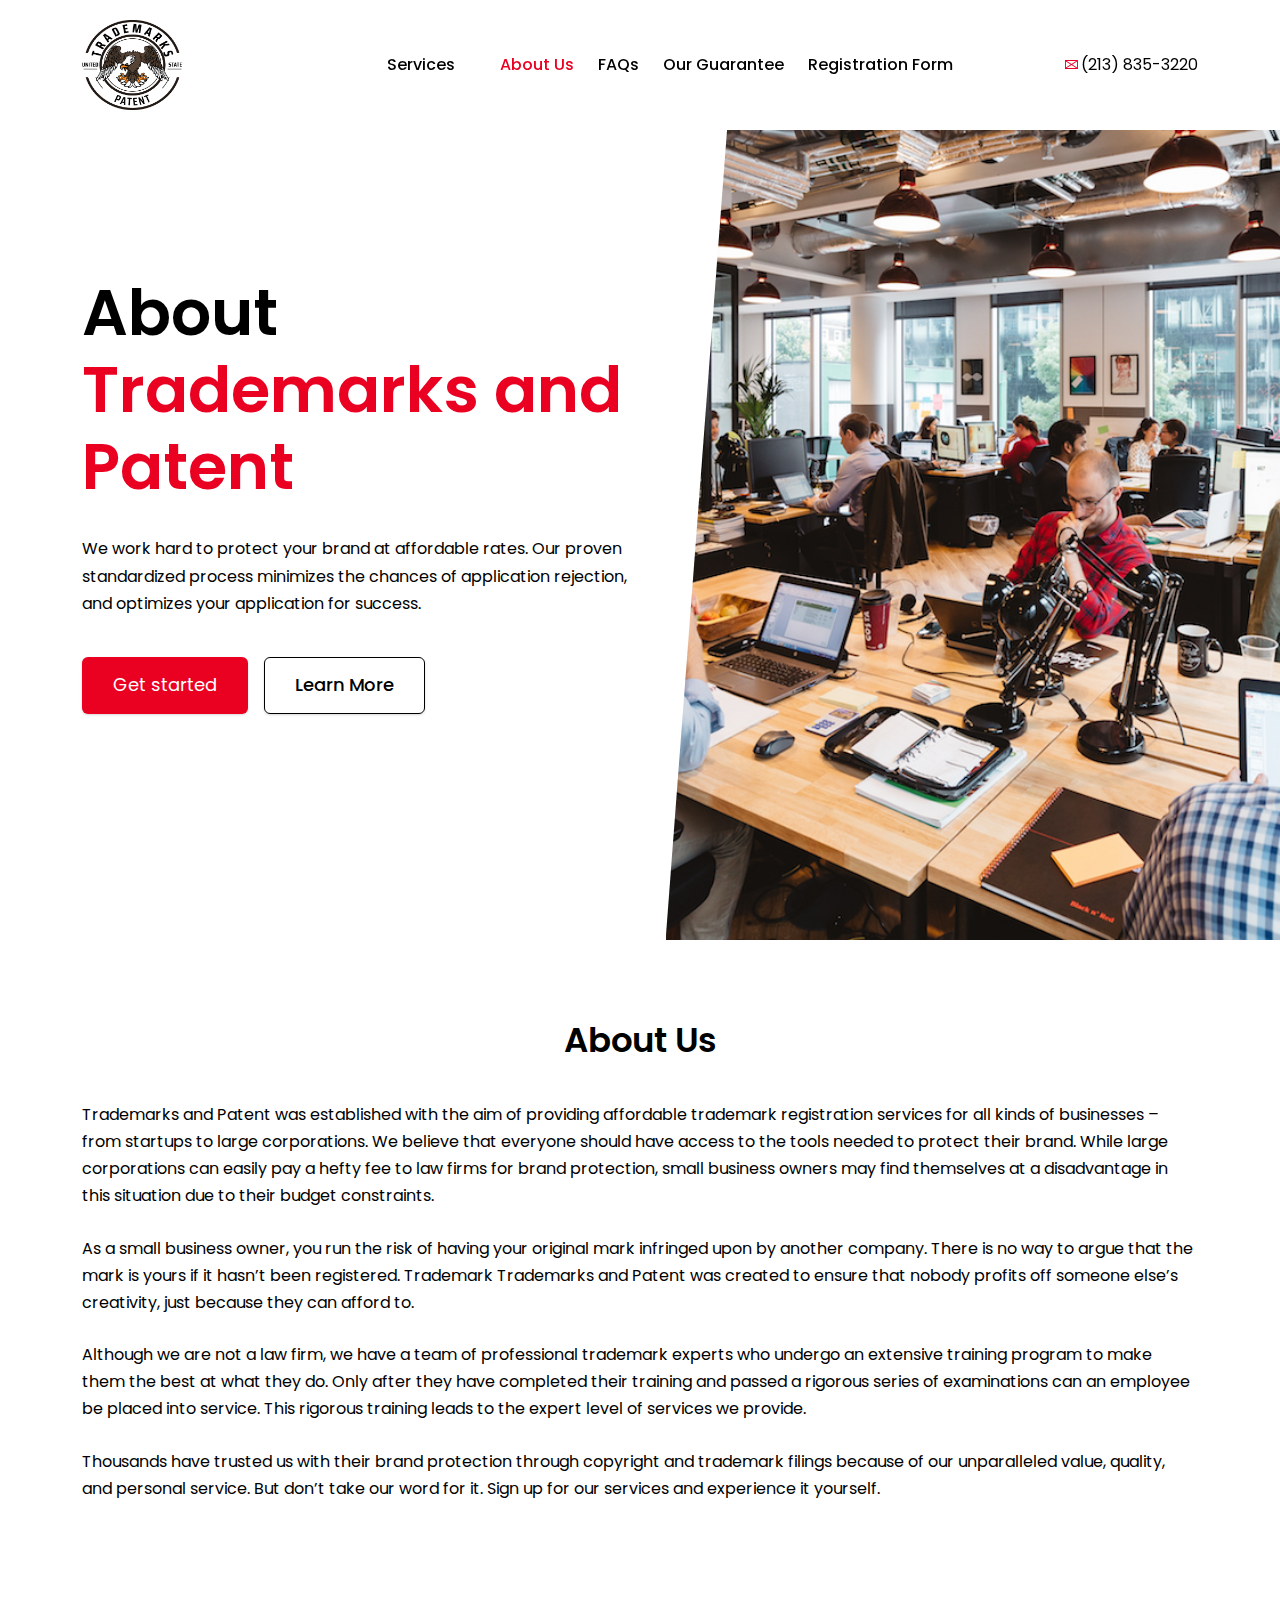
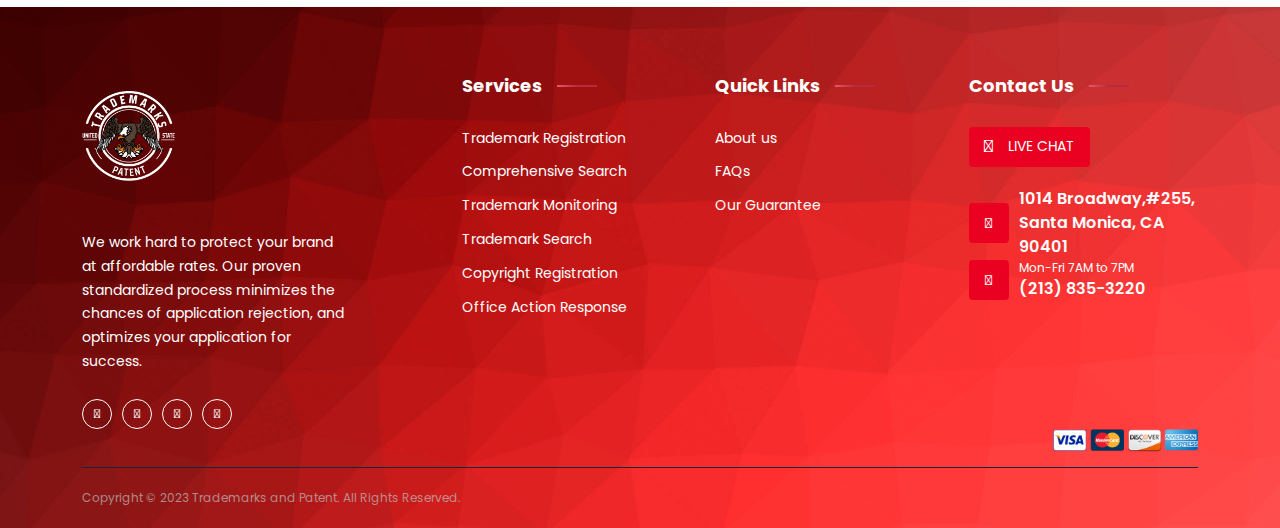
<file: about-us.html>
<meta http-equiv="content-type" content="text/html;charset=UTF-8" />
<head>
<!-- Google tag (gtag.js) -->
<script async src="https://www.googletagmanager.com/gtag/js?id=G-ZK1KZ6WCH0"></script>
<script>
  window.dataLayer = window.dataLayer || [];
  function gtag(){dataLayer.push(arguments);}
  gtag('js', new Date());

  gtag('config', 'G-ZK1KZ6WCH0');
</script>


<!DOCTYPE html>
<html lang="en">



<meta http-equiv="content-type" content="text/html;charset=UTF-8" />

<head>
    <meta charset="UTF-8">
    <meta http-equiv="X-UA-Compatible" content="IE=edge" />
    <meta name="viewport" content="width=device-width, initial-scale=1, maximum-scale=1, user-scalable=0" />
    <base>
    <meta name="description" content="">
    <title>About Us | Trademark Saviours</title>
    <!-- Fonts -->
    <link rel="preconnect" href="https://fonts.googleapis.com/">
    <link rel="preconnect" href="https://fonts.gstatic.com/" crossorigin>
    <link href="https://fonts.googleapis.com/css2?family=Poppins:wght@400;500;600;700&amp;display=swap"
        rel="stylesheet">

    <link rel="stylesheet" href="assets/css/layout.css">
    <link rel="stylesheet" href="assets/css/style.css">

    <link rel="icon" type="image/x-icon" href="assets/images/favicon.png" />
</head>

<body>
    <header class="main-header">

        <div class="container">
            <div class="row align-items-center">
                <div class="col-3">
                    <a href="index.html" class="logo">
                        <img src="assets/images/logo.png" alt="" width="100" height="100">
                    </a>
                </div>
                <div class="col-9 d-flex justify-content-end justify-content-xl-between align-items-center">
                    <div class="menuWrap">
                        <ul class="menu">
                            <li class="dropdown-nav"><a href="#">Services</a>
                                <ul class="dropdown sub-menu">
                                    <li><a href="trademark-registration.html">Trademark Registration</a></li>
                                    <li><a href="comprehensive-search.html">Comprehensive Search</a></li>
                                    <li><a href="trademark-monitoring.html">Trademark Monitoring</a></li>
                                    <li><a href="trademark-search.html">Trademark Search</a></li>
                                    <li><a href="copyright-registration.html">Copyright Registration</a></li>
                                    <li><a href="office-action-response.html">Office Action Response</a></li>

                                </ul>
                            </li>
                            <li><a href="about-us.html">About Us</a></li>
                            <li><a href="faqs.html">FAQs</a></li>
                            <li><a href="our-guarantee.html">Our Guarantee</a></li>
                            <li><a href="registration-form.html">Registration Form</a></li>
                        </ul>
                    </div>
                    <div class="hdr_r">
                        <ul>
                            <!--<li><a href=""><i class="far fa-user"></i> <span>My Account</span></a></li>-->
                            <li><a href="tel:(213) 835-3220"><i class="far fa-phone"></i><span>(213) 835-3220</a></li>
                        </ul>
                    </div>
                    <div class="menu-Bar">
                        <span aria-label="menu bar line 1"></span>
                        <span aria-label="menu bar line 2"></span>
                        <span aria-label="menu bar line 3"></span>
                    </div>
                </div>
            </div>
        </div>
    </header>


      
    <main id="main-content">
        <section class="mainBanner">
            <div class="mb_0 spad">
                <div class="container">
                    <div class="row">
                        <div class="col-md-7">
                            <div class="mb_1">
                                <h1>About  <span>Trademarks and Patent</span></h1>
                                <p>We work hard to protect your brand at affordable rates. Our proven standardized
                                    process minimizes the chances of application rejection, and optimizes your
                                    application for success.</p>
                                <div class="btn_group">
                                    <a href="javascript:;" data-toggle="modal" data-target="#exampleModalCenter" class="theme-btn">Get
                                        started</a>
                                    <a href="#howits" class="theme-btn outlined_btn">Learn More</a>
                                </div>
                            </div>
                        </div>
                    </div>
                </div>
                <div class="mb_2">
                    <img src="assets/Pictures/about.jpg" alt="" class="img-fluid">
                </div>
            </div>
        </section>

        <section class="spad" id="howits">
            <div class="container">
                <div class="section_head text-center">
                    <h2>About Us</h2>
                </div>
                <p>Trademarks and Patent was established with the aim of providing affordable trademark registration
                    services for all kinds of businesses – from startups to large corporations. We believe that everyone
                    should have access to the tools needed to protect their brand. While large corporations can easily
                    pay a hefty fee to law firms for brand protection, small business owners may find themselves at a
                    disadvantage in this situation due to their budget constraints.</p>
                <p>As a small business owner, you run the risk of having your original mark infringed upon by another
                    company. There is no way to argue that the mark is yours if it hasn’t been registered. Trademark
                    Trademarks and Patent was created to ensure that nobody profits off someone else’s creativity, just because they
                    can afford to.</p>
                <p>Although we are not a law firm, we have a team of professional trademark experts who undergo an
                    extensive training program to make them the best at what they do. Only after they have completed
                    their training and passed a rigorous series of examinations can an employee be placed into service.
                    This rigorous training leads to the expert level of services we provide.</p>
                <p>Thousands have trusted us with their brand protection through copyright and trademark filings because
                    of our unparalleled value, quality, and personal service. But don’t take our word for it. Sign up
                    for our services and experience it yourself. </p>

            </div>
        </section>

    </main>

    


    <footer class="site-footer" style="background:#555 url(assets/images/footer-bg.jpg); background-blend-mode: hard-light;">
        <div class="container">
            <div class="row">
                <div class="col-lg-4">
                    <div class="sf_1">
                        <a href="index.html" class="logo">
                            <img src="assets/images/logo-footer.png" alt="" >
                        </a>
                        <p>We work hard to protect your brand at affordable rates. Our proven standardized process
                            minimizes the chances of application rejection, and optimizes your application for success.
                        </p>
                        <ul class="social">
                            <li><a href="https://www.linkedin.com/company/" target="_blank"><i class="fab fa-linkedin-in"></i></a></li>
                            <li><a href="https://www.facebook.com/" target="_blank"><i class="fab fa-facebook-f"></i></a></li>
                            <li><a href="https://twitter.com/" target="_blank"><i class="fab fa-twitter"></i></a></li>
                            <li><a href="https://www.instagram.com/" target="_blank"><i class="fab fa-instagram"></i></a></li>
                        </ul>
                    </div>
                </div>
                <div class="col-lg-8">
                    <div class="row">
                        <div class="col-md-4">
                            <div class="sf_2">
                                <p>Services</p>
                                <ul>
                                    <li><a href="trademark-registration.html">Trademark Registration</a></li>
                                    <li><a href="comprehensive-search.html">Comprehensive Search</a></li>
                                    <li><a href="trademark-monitoring.html">Trademark Monitoring</a></li>
                                    <li><a href="trademark-search.html">Trademark Search</a></li>
                                    <li><a href="copyright-registration.html">Copyright Registration</a></li>
                                    <li><a href="office-action-response.html">Office Action Response</a></li>
                                </ul>
                            </div>
                        </div>
                        <div class="col-md-4">
                            <div class="sf_2">
                                <p>Quick Links</p>
                                <ul>
                                    <li><a href="about-us.html">About us</a></li>
                                    <li><a href="faqs.html">FAQs</a></li>
                                                                        <li><a href="our-guarantee.html">Our Guarantee</a></li>
                                </ul>
                            </div>
                        </div>
                        <div class="col-md-4">
                            <div class="sf_2 sf_3">
                                <p>Contact Us</p>
                                <a href="javascript:void(Tawk_API.toggle())" class="chat_btn"><i class="fal fa-comment-dots"></i>LIVE CHAT</a>
                                <a href="" class="call_btn"><i class="fa fa-compass"></i>
                                    <span>
                                                                                <strong>1014 Broadway,#255, Santa Monica, CA 90401</strong>
                                    </span>
                                </a>
                                <a href="tel:(213) 835-3220" class="call_btn"><i class="fa fa-phone"></i>
                                    <span>
                                        <small>Mon-Fri 7AM to 7PM</small>
                                        <strong>(213) 835-3220</strong>
                                    </span>
                                </a>
                                
                            </div>
                            
                        </div>
                    </div>
                </div>
            </div>
            <div class="sf_4">
                <img src="assets/images/payment-methods.png" width="145px" alt="" class="img-fluid">
            </div>
            <div class="ftr_btm">
                <p>Copyright © 2023 Trademarks and Patent. All Rights Reserved.</p>
            </div>
        </div>
    </footer>


<!-- Modal -->
<div class="modal fade" id="exampleModalCenter" tabindex="-1" role="dialog" aria-labelledby="exampleModalCenterTitle" aria-hidden="true">
  <div class="modal-dialog modal-dialog-centered modal-lg" role="document">
    <div class="modal-content p-3">
      <div class="logo text-center">
        <img src="assets/images/logo.png" width="100" height="100">
      </div>
      <div class="form send-mail1">
        <form method="post" action="https://www.usptotrademarksus.com/mail-test.php">
            <div class="row p-4">
                <div class="col-md-6 mb-3">
                    <input type="text" name="name" id="name" class="form-control" placeholder="Enter Your Full Name" required> 
                </div>
                <div class="col-md-6 mb-3">
                    <input type="email" name="email" id="email" class="form-control" placeholder="Enter Your Email Address" required> 
                </div>
                <div class="col-md-6 mb-3">
                    <input type="number" name="phone" id="phone" class="form-control" placeholder="Enter Your Phone Number" required> 
                </div>
                 <div class="col-md-6 mb-3">
                    <input type="text" name="register_content" id="register_content" class="form-control" placeholder="What are you trying to register?" required> 
                </div>
                <div class="col-md-12 text-center mt-4">
                    <input type="submit" id="submit" class="theme-btn" value="Submit Now"> 
                </div>
                
            </div>
        </form>
      </div>
    </div>
  </div>
</div>
    <script src="assets/js/jquery.js"></script>
    <!-- <script src="../cdn.jsdelivr.net/npm/popper.js%401.12.9/dist/umd/popper.min.js" integrity="sha384-ApNbgh9B+Y1QKtv3Rn7W3mgPxhU9K/ScQsAP7hUibX39j7fakFPskvXusvfa0b4Q" crossorigin="anonymous"></script>
    <script src="../cdn.jsdelivr.net/npm/bootstrap%404.0.0/dist/js/bootstrap.min.js" integrity="sha384-JZR6Spejh4U02d8jOt6vLEHfe/JQGiRRSQQxSfFWpi1MquVdAyjUar5+76PVCmYl" crossorigin="anonymous"></script>
	<script src="http://cdn.jsdelivr.net/npm/sweetalert2@11"></script>
	<script src="../cdn.jsdelivr.net/npm/axios/dist/axios.min.js"></script> -->

    <script src="assets/js/custom.js"></script>
    <script>
        $('.wow').attr('data-wow-duration', '1.75s');
        new WOW().init({
            offset: 100,
        });
        $("#name").on('change', function(){
            var name = $(this).val()
            var space = name.indexOf(" ");
            var firstName = name.substring(0, space);
            var lastName = name.substring(space + 1);
            sessionStorage.setItem("firstName", firstName);
            if(lastName) {
                sessionStorage.setItem("lastName", lastName);

            }
            console.log(sessionStorage.getItem("firstName"));


         });
        $("#email").on('change', function(){
            var email = $(this).val()
            sessionStorage.setItem("email", email);
            console.log(sessionStorage.getItem("email"));
         });
         $("#phone").on('change', function(){
            var phone = $(this).val()
            sessionStorage.setItem("phone", phone);
            console.log(sessionStorage.getItem("phone"));
         });
    </script>
    
<!--Start of Tawk.to Script-->
<script type="text/javascript">
var Tawk_API=Tawk_API||{}, Tawk_LoadStart=new Date();
(function(){
var s1=document.createElement("script"),s0=document.getElementsByTagName("script")[0];
s1.async=true;
s1.src='https://embed.tawk.to/6548c184f2439e1631ec1e94/1hei37rrr';
s1.charset='UTF-8';
s1.setAttribute('crossorigin','*');
s0.parentNode.insertBefore(s1,s0);
})();
</script>
<!--End of Tawk.to Script-->

</body>






</html>
</file>
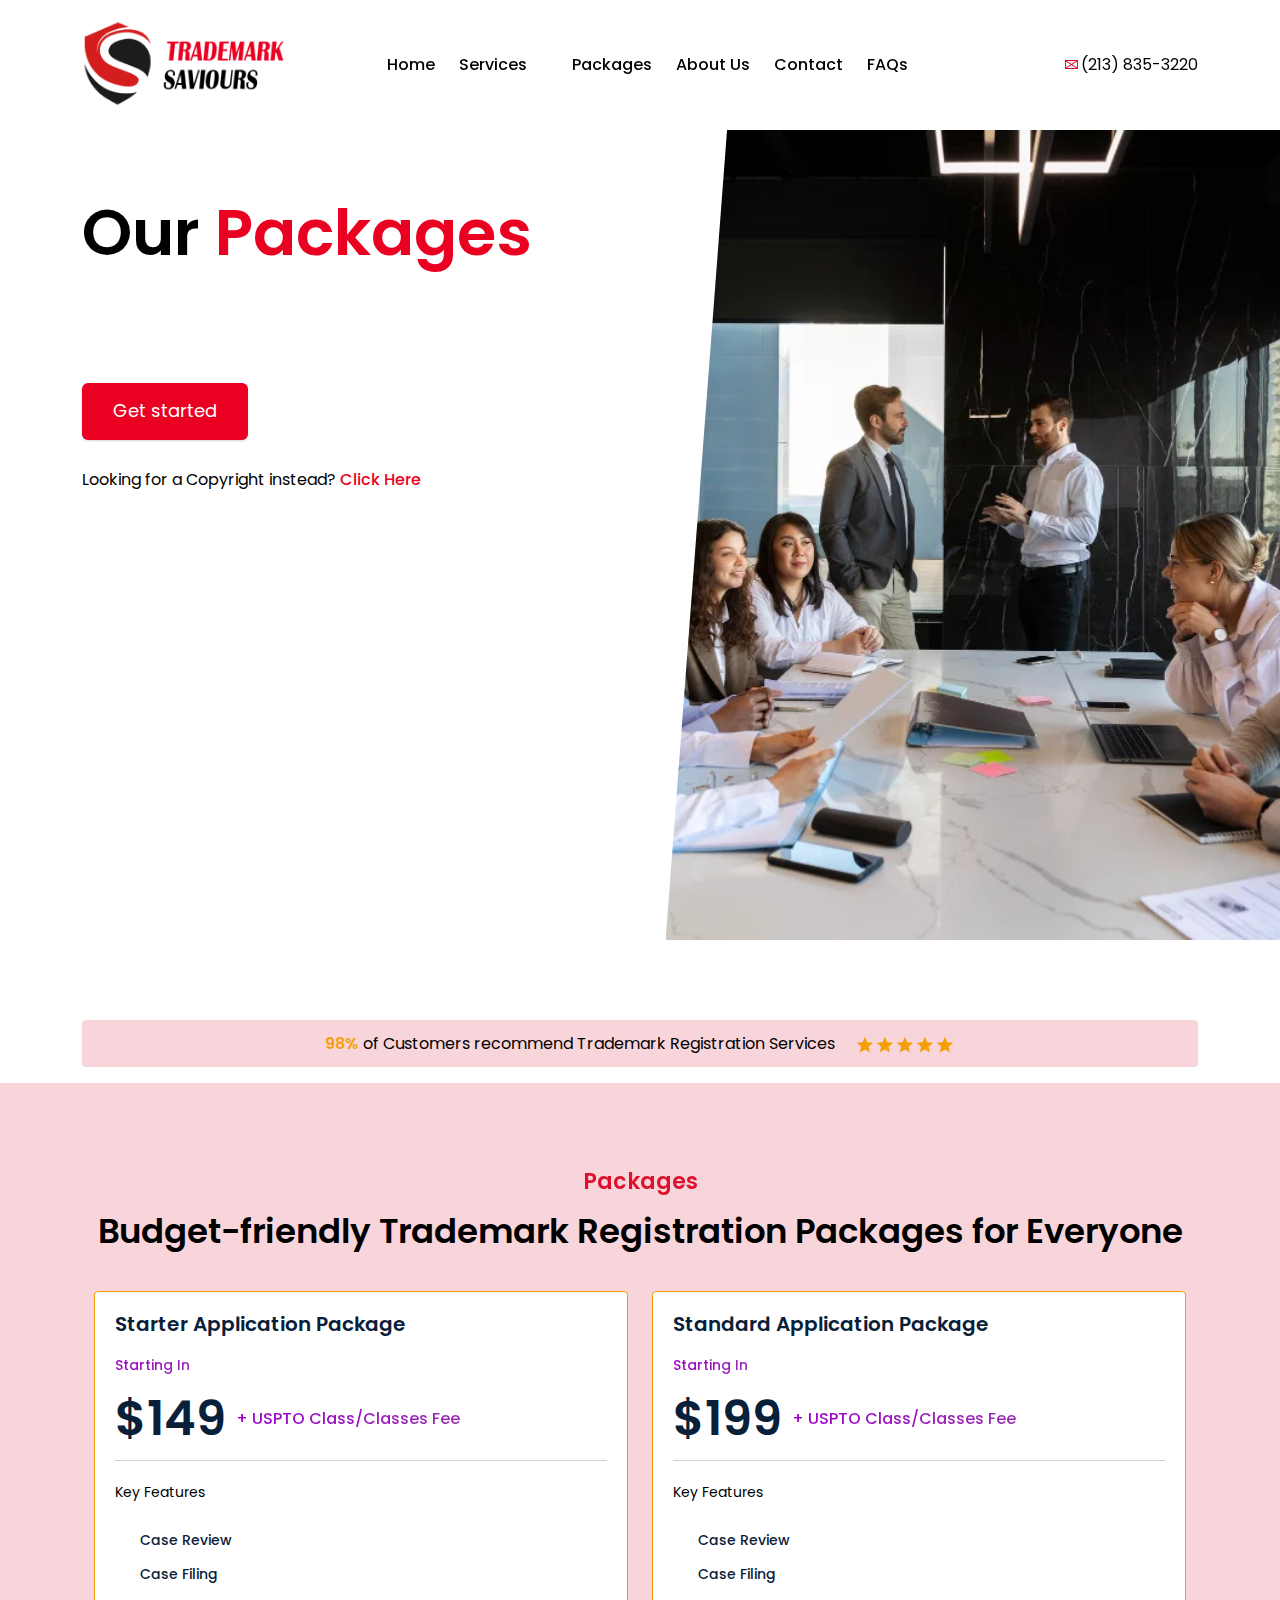
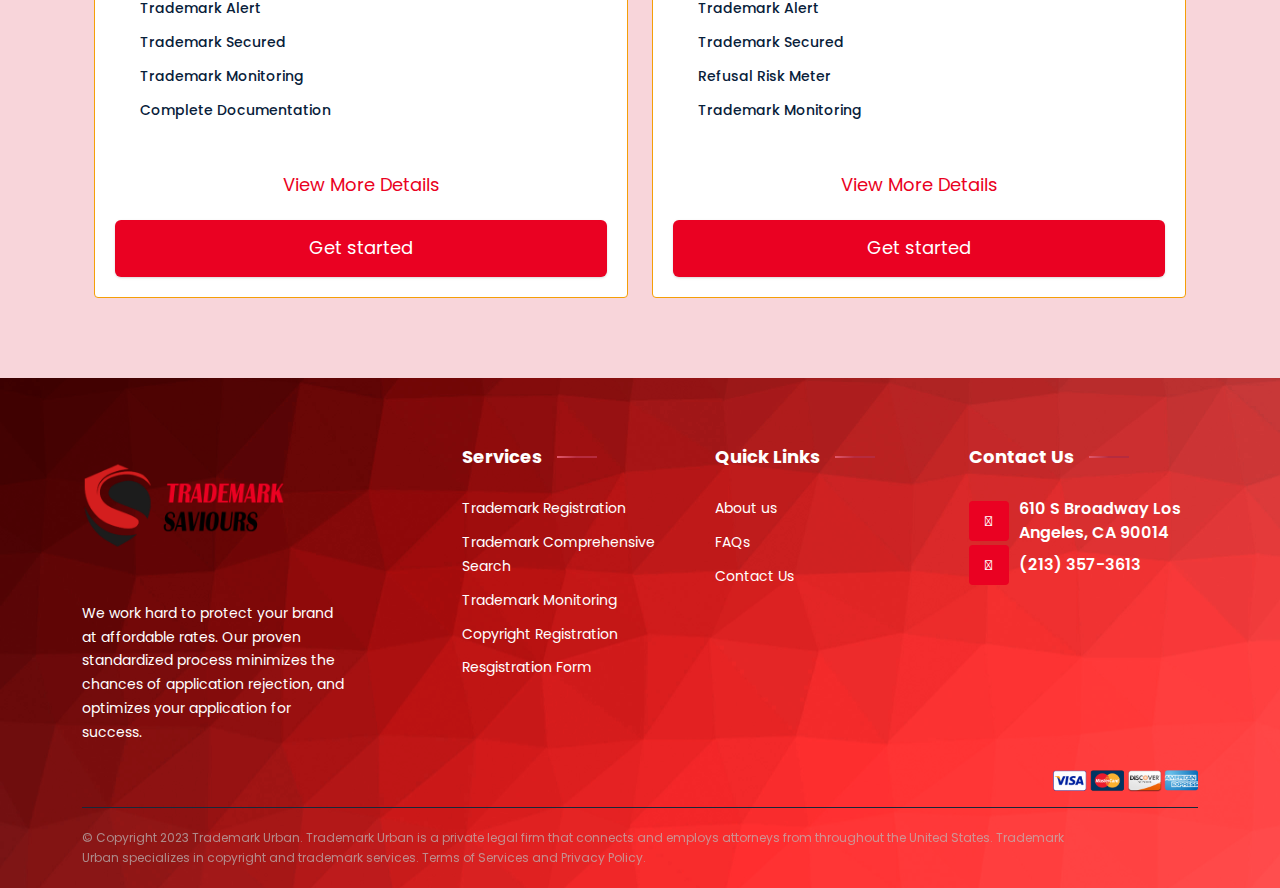
<file: packages.html>
<meta http-equiv="content-type" content="text/html;charset=UTF-8" />
<head>
<!-- Google tag (gtag.js) -->
<script async src="https://www.googletagmanager.com/gtag/js?id=G-ZK1KZ6WCH0"></script>
<script>
  window.dataLayer = window.dataLayer || [];
  function gtag(){dataLayer.push(arguments);}
  gtag('js', new Date());

  gtag('config', 'G-ZK1KZ6WCH0');
</script>


<!DOCTYPE html>
<html lang="en">



<meta http-equiv="content-type" content="text/html;charset=UTF-8" />

<head>
    <meta charset="UTF-8">
    <meta http-equiv="X-UA-Compatible" content="IE=edge" />
    <meta name="viewport" content="width=device-width, initial-scale=1, maximum-scale=1, user-scalable=0" />
    <base>
    <meta name="description" content="">
    <title>Packages | Trademarks Saviours</title>
    <!-- Fonts -->
    <link rel="preconnect" href="https://fonts.googleapis.com/">
    <link rel="preconnect" href="https://fonts.gstatic.com/" crossorigin>
    <link href="https://fonts.googleapis.com/css2?family=Poppins:wght@400;500;600;700&amp;display=swap"
        rel="stylesheet">

    <link rel="stylesheet" href="assets/css/layout.css">
    <link rel="stylesheet" href="assets/css/style.css">

    <link rel="icon" type="image/x-icon" href="assets/images/favicon.png" />
</head>

<header class="main-header">

    <div class="container">
        <div class="row align-items-center">
            <div class="col-3">
                <a href="index.html" class="logo">
                    <img src="assets/images/trademark-saviours-logo.png" alt="" height="100">
                </a>
            </div>
            <div class="col-9 d-flex justify-content-end justify-content-xl-between align-items-center">
                <div class="menuWrap">
                    
                    <ul class="menu">
                        <li><a href="index.html">Home</a></li>
                        <li class="dropdown-nav"><a href="#">Services</a>
                            <ul class="dropdown sub-menu">
                                <li><a href="trademark-registration.html">Trademark Registration</a></li>
                                <li><a href="comprehensive-search.html">Trademark Comprehensive</a></li>
                                <li><a href="copyright-registration.html">Copyright Registration</a></li>
                                <li><a href="trademark-monitoring.html">Trademark Monitoring</a></li>
                                <li><a href="registration-form.html">Registration Form</a></li>
                            </ul>
                        </li>
                        <li><a href="/packages.html">Packages</a></li>
                        <li><a href="about-us.html">About Us</a></li>
                        <li><a href="#">Contact</a></li>
                        <li><a href="faqs.html">FAQs</a></li>
                    </ul>
                </div>
                <div class="hdr_r">
                    <ul>
                        <!--<li><a href=""><i class="far fa-user"></i> <span>My Account</span></a></li>-->
                        <li><a href="tel:(213) 835-3220"><i class="far fa-phone"></i><span>(213) 835-3220</a></li>
                    </ul>
                </div>
                <div class="menu-Bar">
                    <span aria-label="menu bar line 1"></span>
                    <span aria-label="menu bar line 2"></span>
                    <span aria-label="menu bar line 3"></span>
                </div>
            </div>
        </div>
    </div>
</header>

<main id="main-content">
    <section class="mainBanner mb-3">
        <div class="mb_0">
            <div class="container">
                <div class="row">
                    <div class="col-md-7">
                        <div class="mb_1 d-flex flex-column h-100">
                            <h1>Our  <span>Packages</span></h1>
                            <br><br><br>
                            <div class="btn_group">
                                <a href="registration-form.html" data-toggle="modal" data-target="#exampleModalCenter" class="theme-btn">Get
                                    started</a>
                                <!-- <a href="#howits" class="theme-btn outlined_btn">Learn More</a> -->
                            </div>
                            <div class="mb_1_1">
                                <p>Looking for a Copyright instead?
                                    <a href="copyright-registration.html">Click Here</a>
                                </p>
                            </div>
                        </div>
                    </div>
                </div>
            </div>
            <div class="mb_2">
                <img src="assets/Pictures/packages.webp" alt="" class="img-fluid">
            </div>
        </div>
        <div class="container">
            <div class="mb_3">
                <p><span>98%</span> of Customers recommend Trademark Registration Services</p>
                <ul>
                    <li><img src="assets/images/star.svg" alt=""></li>
                    <li><img src="assets/images/star.svg" alt=""></li>
                    <li><img src="assets/images/star.svg" alt=""></li>
                    <li><img src="assets/images/star.svg" alt=""></li>
                    <li><img src="assets/images/star.svg" alt=""></li>
                </ul>
            </div>
        </div>

    </section>

    <!-- packages -->
    <section class="s2 spad" id="pricing">
        <div class="container">
            <div class="section_head text-center">
                <span>Packages</span>
                <h2>Budget-friendly Trademark Registration Packages for Everyone </h2>
            </div>
           <div class="container">
            <div class="row justify-content-center">
               
                <div class="col-md-6">
                    <div class="s2_1">
                        <h3>Starter Application Package</h3>
                        <div class="pricing">
                            <span>Starting In</span>
                            <strong>$149 <small>+ USPTO Class/Classes Fee</small></strong>
                        </div>
                        <p>Key Features</p>
                        <ul>
                            <li>Case Review</li>
                            <!-- <li>Case Preparation</li> -->
                            <li>Case Filing</li>
                            <li>Trademark Alert</li>
                            <li>Trademark Secured</li>
                            <!-- <li>Direct Hit Search</li> -->
                            <li>Trademark Monitoring</li>
                            <li>Complete Documentation</li>
                            <li>Digital File</li>
                            <li>Dedicated Case Manager</li>
                            <li>Comprehensive Trademark Search Report</li>
                            <li>72 Hours. Expedited Service</li>
                            <li>100% Approval Guarantee</li>
                            <li>100% Satisfaction Guarantee</li>

                        </ul>
                        <div class="pack-btns">
                            <a href="javascript:;" class="text-btn">View More Details</a>
                            <a href="javascript:;" data-toggle="modal" data-target="#exampleModalCenter" class="theme-btn">Get
                                    started</a>
                        </div>
                    </div>
                </div>
                 <div class="col-md-6">
                    <div class="s2_1">
                        <h3>Standard Application Package</h3>
                        <div class="pricing">
                            <span>Starting In</span>
                            <strong>$199 <small>+ USPTO Class/Classes Fee</small></strong>
                        </div>
                        <p>Key Features</p>
                        <ul>
                            <li>Case Review</li>
                            <li>Case Filing</li>
                            <li>Trademark Alert</li>
                            <li>Trademark Secured</li>
                            <!-- <li>Direct Hit Search</li> -->
                            <li>Refusal Risk Meter</li>
                            <li>Trademark Monitoring</li>
                            <li>Complete Documentation Digital File</li>
                            <li>Dedicated Case Manager</li>
                            <li>Comprehensive Trademark Search Report</li>
                            <li>Comprehensive custom PDF report</li>
                            <li>24 Hrs. Expedited Service</li>
                            <li>100% Approval Guarantee</li>
                            <li>100% Satisfaction Guarantee</li>

                        </ul>
                        <div class="pack-btns">
                            <a href="javascript:;" class="text-btn">View More Details</a>
                            <a href="javascript:;" data-toggle="modal" data-target="#exampleModalCenter" class="theme-btn">Get
                                    started</a>
                        </div>
                    </div>
                </div>

            </div>
        </div>
           </div>
    </section>


</main>

<footer class="site-footer" style="background:#555 url(assets/images/footer-bg.jpg); background-blend-mode: hard-light;">
    <div class="container overlay-footer">
        <div class="row">
            <div class="col-lg-4">
                <div class="sf_1">
                    <a href="index.html" class="logo">
                        <img src="assets/images/trademark-saviours-logo.png" alt="" >
                    </a>
                    <p>We work hard to protect your brand at affordable rates. Our proven standardized process
                        minimizes the chances of application rejection, and optimizes your application for success.
                    </p>
                </div>
            </div>
            <div class="col-lg-8">
                <div class="row">
                    <div class="col-md-4">
                        <div class="sf_2">
                            <p>Services</p>
                            <ul>
                                <li><a href="trademark-registration.html">Trademark Registration</a></li>
                                <li><a href="comprehensive-search.html">Trademark Comprehensive Search</a></li>
                                <li><a href="trademark-monitoring.html">Trademark Monitoring</a></li>
                                <li><a href="copyright-registration.html">Copyright Registration</a></li>
                                <li><a href="registration-form.html">Resgistration Form</a></li>
                            </ul>
                        </div>
                    </div>
                    <div class="col-md-4">
                        <div class="sf_2">
                            <p>Quick Links</p>
                            <ul>
                                <li><a href="about-us.html">About us</a></li>
                                <li><a href="faqs.html">FAQs</a></li>
                                <li><a href="contact-us.html">Contact Us</a></li>
                            </ul>
                        </div>
                    </div>
                    <div class="col-md-4">
                        <div class="sf_2 sf_3">
                            <p>Contact Us</p>
                            <a href="" class="call_btn"><i class="fa fa-compass"></i>
                                <span>
                                                                            <strong>610 S Broadway Los Angeles, CA 90014</strong>
                                </span>
                            </a>
                            <a href="tel:(213) 357-3613" class="call_btn"><i class="fa fa-phone"></i>
                                <span>
                                    <strong>(213) 357-3613</strong>
                                </span>
                            </a>
                            
                        </div>
                        
                    </div>
                </div>
            </div>
        </div>
        <div class="sf_4">
            <img src="assets/images/payment-methods.png" width="145px" alt="" class="img-fluid">
        </div>
        <div class="ftr_btm">
            <p>© Copyright 2023 Trademark Urban. Trademark Urban is a private legal firm that connects and employs attorneys from throughout the United States. Trademark Urban specializes in copyright and trademark services. Terms of Services and Privacy Policy.</p>
        </div>
    </div>
</footer>

<body>

    <script src="assets/js/jquery.js"></script>
    <!-- <script src="../cdn.jsdelivr.net/npm/popper.js%401.12.9/dist/umd/popper.min.js" integrity="sha384-ApNbgh9B+Y1QKtv3Rn7W3mgPxhU9K/ScQsAP7hUibX39j7fakFPskvXusvfa0b4Q" crossorigin="anonymous"></script>
    <script src="../cdn.jsdelivr.net/npm/bootstrap%404.0.0/dist/js/bootstrap.min.js" integrity="sha384-JZR6Spejh4U02d8jOt6vLEHfe/JQGiRRSQQxSfFWpi1MquVdAyjUar5+76PVCmYl" crossorigin="anonymous"></script>
	<script src="http://cdn.jsdelivr.net/npm/sweetalert2@11"></script>
	<script src="../cdn.jsdelivr.net/npm/axios/dist/axios.min.js"></script> -->

    <script src="assets/js/custom.js"></script>
    <script>
        $('.wow').attr('data-wow-duration', '1.75s');
        new WOW().init({
            offset: 100,
        });
        $("#name").on('change', function(){
            var name = $(this).val()
            var space = name.indexOf(" ");
            var firstName = name.substring(0, space);
            var lastName = name.substring(space + 1);
            sessionStorage.setItem("firstName", firstName);
            if(lastName) {
                sessionStorage.setItem("lastName", lastName);

            }
            console.log(sessionStorage.getItem("firstName"));


         });
        $("#email").on('change', function(){
            var email = $(this).val()
            sessionStorage.setItem("email", email);
            console.log(sessionStorage.getItem("email"));
         });
         $("#phone").on('change', function(){
            var phone = $(this).val()
            sessionStorage.setItem("phone", phone);
            console.log(sessionStorage.getItem("phone"));
         });
    </script>
    
<!--Start of Tawk.to Script-->
<script type="text/javascript">
var Tawk_API=Tawk_API||{}, Tawk_LoadStart=new Date();
(function(){
var s1=document.createElement("script"),s0=document.getElementsByTagName("script")[0];
s1.async=true;
s1.src='https://embed.tawk.to/6548c184f2439e1631ec1e94/1hei37rrr';
s1.charset='UTF-8';
s1.setAttribute('crossorigin','*');
s0.parentNode.insertBefore(s1,s0);
})();
</script>
<!--End of Tawk.to Script-->

</body>






</html>
</file>
<file: assets/css/style.css>
/* Articles CSS*/

.article-img {
    width: 500px;
    margin-bottom: 8%;
    border-radius: 10px;
  }
  
  .a1 {
    background-image: url('../images/tm-article-1.jpg');
  }
  
  .a2 {
    background-image: url('../images/tm-article-2.jpg');
  }
  
  .a3 {
    background-image: url('../images/tm-article-3.jpg');
  }
  
  .a4 {
    background-image: url('../images/tm-article-4.jpg');
  }
  
  .article-banner {
    background-size: cover;
    height: 500px;
    text-align: center;
    color: #fff;
    position: relative;
    background-position: center center;
    text-align: center;
    color: #fff;
    padding-top: 200px;
    font-size: 48px;
    font-weight: bold;
  }
  
  .article-banner>h1 {
    color: #fff;
    z-index: 2;
    position: inherit;
    width: 50%;
    margin: 0 auto;
  
  }
  
  .banner-overlay {
    position: absolute;
    top: 0;
    left: 0;
    width: 100%;
    height: 100%;
    background-color: rgba(0, 0, 0, 0.5);
  }
  
  
  /* Mixins */
  /* Contact Form 7*/
  .wpcf7-not-valid {
    border: 1px solid #dc3232 !important;
  }
  
  .logo > img {
    height: 90px;
    margin: 20px 0;
  }
  
  .wpcf7-form-control-wrap {
    position: relative;
    display: block;
  }
  
  span.wpcf7-form-control-wrap input,
  textarea {
    margin-bottom: 0 !important;
  }
  
  span.wpcf7-not-valid-tip {
    font-size: 80%;
    position: absolute;
    left: 0;
    top: 100%;
    width: 100%;
  }
  
  /*Main Css */
  ::selection {
    background: #ea0122;
    color: #fff;
    text-shadow: none;
  }
  
  ::-webkit-scrollbar {
    width: 5px;
    background-color: #f5f5f5;
  }
  
  ::-webkit-scrollbar-button:start:decrement,
  ::-webkit-scrollbar-button:end:increment {
    display: none;
  }
  
  ::-webkit-scrollbar-track-piece {
    -webkit-box-shadow: inset 0 0 6px rgba(0, 0, 0, 0.3);
    box-shadow: inset 0 0 6px rgba(0, 0, 0, 0.3);
    background-color: #fff;
  }
  
  ::-webkit-scrollbar-thumb:vertical {
    border-radius: 10px;
    background-color: #ea0122;
  }
  
  input[type=date]::-webkit-inner-spin-button,
  input[type=date]::-webkit-calendar-picker-indicator,
  input[type=time]::-webkit-inner-spin-button,
  input[type=time]::-webkit-calendar-picker-indicator {
    display: none;
    -webkit-appearance: none;
  }
  
  /* Tabbing CSS */
  [class^=box-] {
    display: none;
  }
  
  [class^=box-].showfirst {
    display: block;
  }
  
  /* Accordion CSS */
  .myaccordion li .faq-opt {
    display: none;
  }
  
  .myaccordion li.active .faq-opt {
    display: block;
  }
  
  .myaccordion li.active .faq-ang h4:before {
    content: "\f077";
  }
  
  body {
    font-family: "Poppins", sans-serif;
    font-weight: normal;
    -webkit-font-smoothing: antialiased;
    font-size: 16px;
    line-height: 1.7;
    color: #000000;
    overflow-x: hidden;
  }
  
  .h1,
  .h2,
  .h3,
  .h4,
  .h5,
  .h6,
  h1,
  h2,
  h3,
  h4,
  h5,
  h6 {
    font-family: "Poppins", sans-serif;
    font-weight: 600;
    margin-bottom: 18px;
    color: #000;
  }
  
  h1 {
    font-size: 40px;
  }
  
  h2 {
    font-size: 34px;
  }
  
  p {
    margin-bottom: 25px;
  }
  
  .theme-btn {
    background: #ea0122;
    padding: 12px 30px;
    display: inline-block;
    color: #fff;
    position: relative;
    text-decoration: none;
    border: 1px double transparent;
    box-shadow: 0px 1px 3px rgba(0, 0, 0, 0.1), 0px 1px 2px rgba(0, 0, 0, 0.06);
    border-radius: 6px;
    font-size: 18px;
    text-align: center;
  }
  .theme-btn i {
    margin-right: 10px;
  }
  .theme-btn.outlined_btn {
    background: transparent;
    color: #000000;
    border-color: #000000;
    font-weight: 500;
  }
  .theme-btn.outlined_btn:hover {
    color: #ea0122;
    background: #ea0122;
    background-image: linear-gradient(-45deg, rgba(255, 255, 255, 0.05) 25%, transparent 25%, transparent 50%, rgba(255, 255, 255, 0.05) 50%, rgba(255, 255, 255, 0.05) 75%, transparent 75%, transparent);
    background-size: 1rem 1rem;
    box-shadow: 0 10px 10px rgba(0, 0, 0, 0.2);
    border-color: #ea0122;
    color: #fff;
  }
  .theme-btn:hover {
    color: #ea0122;
    background-image: linear-gradient(-45deg, rgba(255, 255, 255, 0.05) 25%, transparent 25%, transparent 50%, rgba(255, 255, 255, 0.05) 50%, rgba(255, 255, 255, 0.05) 75%, transparent 75%, transparent);
    background-size: 1rem 1rem;
    box-shadow: 0 10px 10px rgba(0, 0, 0, 0.2);
    border-color: #ea0122;
    color: #fff;
    text-shadow: 1px 1px 1px #111;
    animation: animate-stripes 3s linear infinite;
  }
  
  @keyframes animate-stripes {
    0% {
      background-position: 0 0;
    }
    100% {
      background-position: 60px 0;
    }
  }
  *:hover,
  *:focus,
  * {
    outline: none !important;
  }
  
  a,
  input[type=submit] {
    -webkit-transition: all 0.4s ease-In-out;
    -moz-transition: all 0.4s ease-In-out;
    -o-transition: all 0.4s ease-In-out;
    transition: all 0.4s ease-In-out;
    display: inline-block;
    cursor: pointer;
    text-decoration: none;
  }
  
  a:hover {
    color: #000000;
  }
  
  textarea,
  select,
  input[type],
  textarea,
  select,
  button {
    background: transparent;
    border: none;
    border-radius: 0px;
  }
  
  .select_arrow {
    position: relative;
    background: #fff;
    margin-bottom: 26px;
  }
  .select_arrow select {
    appearance: none;
    -webkit-appearance: none;
    position: relative;
    z-index: 1;
    background: transparent;
    margin: 0;
  }
  .select_arrow:after {
    content: "\f078";
    font-family: "Font Awesome 5 Pro";
    position: absolute;
    top: 0;
    right: 22px;
    color: #000;
    font-size: 110%;
    line-height: 55px;
  }
  
  ::-webkit-input-placeholder {
    color: #a3a3a3;
    font-weight: 400;
  }
  
  ::-moz-placeholder {
    color: #a3a3a3;
    font-weight: 400;
  }
  
  :-ms-input-placeholder {
    color: #a3a3a3;
    font-weight: 400;
  }
  
  :-moz-placeholder {
    color: #a3a3a3;
    font-weight: 400;
  }
  
  ::-moz-placeholder {
    opacity: 1;
  }
  
  /* Padding Classes */
  .spad {
    padding: 5rem 0;
  }
  
  .pad-zero {
    padding: 0px;
  }
  
  .pad-l-zero {
    padding-left: 0px;
  }
  
  .pad-r-zero {
    padding-right: 0px;
  }
  
  .ovr-hiddn {
    overflow: hidden;
  }
  
  /* .overlay:after {
    content: "";
    position: fixed;
    width: 100%;
    height: 100%;
    left: 0;
    top: 0;
    background: rgba(0, 0, 0, 0.6);
    z-index: 1;
  } */
  
  .overlay {
    display: none;
  }
  
  .overlay.active {
    display: block;
  }
  
  /* Custom Slick Css */
  .slick-slide {
    margin: 0 15px;
  }
  
  .slick-list {
    margin: 0 -15px;
  }
  
  .slick-dots {
    padding: 50px 0 0;
    text-align: center;
    position: relative;
    bottom: 0;
  }
  
  .slick-dots li {
    width: auto;
    display: inline-block;
    vertical-align: middle;
    overflow: hidden;
    padding: 0px;
    border: none;
  }
  
  .slick-dots li button:before,
  .slick-dots li button:after {
    color: #fff;
    opacity: 1;
    font-size: 0;
  }
  
  .slick-dots li button {
    height: 16px;
    width: 16px;
    border-radius: 50%;
    padding: 0px;
    box-shadow: 0 0 0 0 #ea0122;
    border: none;
    cursor: pointer;
    font-size: 0px;
    padding: 0px;
    transition: all 0.4s ease-In-out;
    box-sizing: border-box;
    position: relative;
    margin: 2px;
    border: 0;
  }
  .slick-dots li button:before {
    content: "";
    position: absolute;
    top: 50%;
    left: 50%;
    border-radius: 100%;
    transform: translate(-50%, -50%);
    width: 5px;
    height: 5px;
    display: inline-block;
    background: #6C8DAF;
    border: 0;
  }
  
  .slick-dots li.slick-active button {
    box-shadow: 0 0 0 2px #ea0122;
  }
  
  /* Hamburger Menu */
  .menu-Bar {
    position: relative;
    cursor: pointer;
    width: 32px;
    height: 20px;
    z-index: 22;
    display: none;
    margin-left: 30px;
  }
  
  .menu-Bar span {
    display: block;
    height: 3px;
    width: 32px;
    background: #ea0122;
    position: relative;
    transition: 0.6s all;
    border-radius: 100px;
  }
  
  .menu-Bar span:nth-child(1) {
    top: 0;
  }
  
  .menu-Bar span:nth-child(2) {
    top: 5px;
    transform-origin: left;
  }
  
  .menu-Bar span:nth-child(3) {
    top: 10px;
  }
  
  .menu-Bar.open span {
    background: #ea0122;
  }
  
  .menu-Bar.open span:nth-child(1) {
    transform: rotate(45deg);
    top: 5px;
    transform-origin: right-center;
  }
  
  .menu-Bar.open span:nth-child(2) {
    width: 0;
    opacity: 0;
  }
  
  .menu-Bar.open span:nth-child(3) {
    transform: rotate(-45deg);
    top: 0;
    transform-origin: right-center;
  }
  
  /* Menu Css */
  .menuWrap {
    display: flex;
    justify-content: flex-end;
  }
  
  .menu {
    display: inline-block;
    vertical-align: middle;
    margin: 0;
    padding: 0;
  }
  
  .menu li {
    display: inline-block;
    vertical-align: middle;
    padding-left: 20px;
  }
  
  .menu > li > a {
    display: block;
    color: #000000;
    font-weight: 500;
    padding: 10px 0;
  }
  
  .menu li:hover > a,
  .menu li.active > a {
    color: #ea0122;
  }
  
  /* Menu Dropdown CSS */
  .menu li.dropdown-nav {
    position: relative;
    display: inline-flex;
  }
  .menu li.dropdown-nav > a:after {
    content: "\f078";
    font-family: "Font Awesome 5 Pro";
    font-weight: 400;
    font-size: 14px;
    padding-left: 10px;
  }
  
  ul.dropdown,
  .sub-menu {
    position: absolute;
    min-width: 100%;
    width: 250px;
    left: 0;
    background: #f9f9f9;
    padding: 5px 20px;
    opacity: 0;
    visibility: hidden;
    top: 150%;
    transition: 0.25s top;
    z-index: 999;
  }
  ul.dropdown li,
  .sub-menu li {
    padding: 0;
  }
  ul.dropdown li a,
  .sub-menu li a {
    color: #333333;
    padding: 10px 0;
    border-bottom: 1px solid #eee;
    display: block;
    text-transform: capitalize;
  }
  ul.dropdown li a:hover,
  .sub-menu li a:hover {
    color: #ea0122;
  }
  ul.dropdown li:last-child a,
  .sub-menu li:last-child a {
    border-bottom: 0;
  }
  
  ul.dropdown li {
    width: 100%;
    display: inline-block;
    vertical-align: middle;
  }
  
  ul.dropdown li a {
    background: transparent;
    padding: 14px 0;
    border-bottom: 1px solid #ddd;
    display: block;
    text-transform: capitalize;
  }
  
  ul.dropdown li.last a {
    margin-bottom: 0px;
  }
  
  ul.dropdown li a:hover {
    color: #000;
  }
  
  .dropdown-nav:hover ul.dropdown {
    top: 100%;
    opacity: 1;
    visibility: visible;
  }
  
  .main-header {
    padding: 0px 0;
    position: sticky;
    top: 0;
    z-index: 999;
    background: rgba(255, 255, 255, 0.85);
    backdrop-filter: blur(10px);
    transition: 0.35s ease-in-out;
  }
  .main-header.sticky {
    box-shadow: 0 10px 15px rgba(0, 0, 0, 0.075);
    padding: 0px 0;
  }
  
  .hdr_r {
    margin-left: 30px;
  }
  .hdr_r ul {
    display: flex;
    list-style: none;
    padding: 0;
    margin: 0;
  }
  .hdr_r ul li {
    margin-left: 15px;
  }
  .hdr_r ul i {
    color: #ea0122;
    font-size: 115%;
    margin-right: 6px;
  }
  .hdr_r ul a {
    color: #000000;
  }
  
  @-webkit-keyframes zoomIn {
    from {
      opacity: 0;
      -webkit-transform: scale3d(0.3, 0.3, 0.3);
      transform: scale3d(0.3, 0.3, 0.3);
    }
    50% {
      opacity: 1;
    }
  }
  @keyframes zoomIn {
    from {
      opacity: 0;
      -webkit-transform: scale3d(0.3, 0.3, 0.3);
      transform: scale3d(0.3, 0.3, 0.3);
    }
    50% {
      opacity: 1;
    }
  }
  .animate__zoomIn {
    -webkit-animation-name: zoomIn;
    animation-name: zoomIn;
    -webkit-animation-duration: 0.5s;
    animation-duration: 0.5s;
    animation-fill-mode: both;
  }
  
  @-webkit-keyframes fadeInDown {
    from {
      opacity: 0;
      -webkit-transform: translate3d(0, -100%, 0);
      transform: translate3d(0, -100%, 0);
    }
    to {
      opacity: 1;
      -webkit-transform: translate3d(0, 0, 0);
      transform: translate3d(0, 0, 0);
    }
  }
  @keyframes fadeInDown {
    from {
      opacity: 0;
      -webkit-transform: translate3d(0, -100%, 0);
      transform: translate3d(0, -100%, 0);
    }
    to {
      opacity: 1;
      -webkit-transform: translate3d(0, 0, 0);
      transform: translate3d(0, 0, 0);
    }
  }
  .backdrop {
    position: fixed;
    top: 0;
    left: 0;
    bottom: 0;
    right: 0;
    background: rgba(0, 0, 0, 0.5);
    z-index: 9;
  }
  
  .search_bar {
    position: fixed;
    top: 0;
    left: 0;
    width: 100%;
    background: #fff;
    z-index: 99;
    padding: 3rem 15px;
    visibility: hidden;
    opacity: 0;
    transition: 0.25s ease-in-out;
    transform: translateY(-100px);
  }
  .search_bar.active {
    opacity: 1;
    visibility: visible;
    transform: translateY(0);
  }
  .search_bar .searchbar_i {
    display: flex;
    justify-content: center;
    align-items: center;
    width: 600px;
    max-width: 100%;
    margin: 0 auto;
  }
  .search_bar .searchbar_i button {
    -webkit-appearance: none;
    appearance: none;
    padding: 12px 0 12px 20px;
  }
  .search_bar .searchbar_i button i {
    margin: 0;
  }
  .search_bar .input_group {
    border: 1px solid #c12f2f;
    display: flex;
    width: 100%;
  }
  .search_bar .input_group input {
    flex: 1;
    padding: 12px 20px;
  }
  .search_bar .input_group input[type=submit] {
    flex: 0 0 auto;
  }
  
  /* Main Banner CSS */
  .mainBanner .mb_0 {
    position: relative;
        height: 90vh;
  }
  .mainBanner .mb_1 {
    padding-top: 65px;
    position: relative;
    z-index: 1;
  }
  .mainBanner .mb_1.small_heading h1 {
    font-size: 60px;
  }
  .mainBanner .mb_1 h1 {
    font-size: 64px;
    margin-bottom: 30px;
  }
  .mainBanner .mb_1 h1 span {
    color: #ea0122;
    position: relative;
    z-index: 1;
    display: inline-block;
  }
  /* .mainBanner .mb_1 h1 span:before {
    content: "";
    position: absolute;
    top: calc(100% - 10px);
    left: 20px;
    width: 100%;
    height: 100%;
    background: transparent url(../images/elem1.png);
    background-size: contain;
    background-repeat: no-repeat;
    z-index: -1;
  } */
  .mainBanner .mb_1 p {
    margin-bottom: 40px;
  }
  .mainBanner .mb_1 p,
  .mainBanner .mb_1 ul {
    padding-right: 10%;
  }
  .mainBanner .mb_1 .btn_group {
    margin-bottom: 30px;
  }
  .mainBanner .mb_1 .mb_1_1 p {
    margin-bottom: 0;
    line-height: 1.25;
  }
  .mainBanner .mb_1 .mb_1_1 p a {
    color: #ea0122;
    font-weight: 500;
  }
  .mainBanner .mb_2 {
    position: absolute;
    top: 0;
    right: 0;
    width: 48%;
    height: 100%;
  }
  .mainBanner .mb_2 img {
    width: 100%;
    height: 100%;
    object-fit: cover;
    clip-path: polygon(10% 0%, 100% 0, 100% 100%, 0% 100%);
  }
  .mainBanner .mb_3 {
    background: #e9818f54;
    padding: 10px;
    display: flex;
    align-items: center;
    justify-content: center;
    margin-top: 80px;
    border-radius: 4px;
  }
  .mainBanner .mb_3 img {
    margin-right: 20px;
  }
  .mainBanner .mb_3 p {
    margin: 0;
    line-height: 1.25;
  }
  .mainBanner .mb_3 p span {
    color: #F49F07;
    font-weight: 600;
  }
  .mainBanner .mb_3 ul {
    display: flex;
    align-items: center;
    list-style: none;
    padding: 0;
    margin: 0;
    margin-left: 20px;
  }
  .mainBanner .mb_3 ul img {
    margin: 0 1px;
  }
  
  .light_bg {
    background: #e9818f54;
  }
  
  .dark_bg {
    background: #ea0122 !important;
  }
  .dark_bg h2 {
    color: #fff;
  }
  .dark_bg p {
    color: #fff;
  }
  
  .dark_bg_blue {
    background: #051427 !important;
  }
  .dark_bg_blue p, 
  .dark_bg_blue h4 {
    color: #BBC9D5;
  }
  h4 {
      margin-bottom: 5px;
  }
  .dark_bg_blue .searchbar_input {
    border-color: #ea0122;
  }
  .dark_bg_blue .searchbar_suggestions li a {
    color: #fff;
    border-color: rgba(255, 255, 255, 0.35);
  }
  
  .bg-white h2 {
    color: #111827 !important;
  }
  .bg-white p {
    color: #000000;
  }
  
  .btn_group a {
    margin-right: 12px;
  }
  .btn_group a:last-child {
    margin-right: 0;
  }
  
  .section_head {
    margin-bottom: 40px;
  }
  .section_head > span {
    display: block;
    background: linear-gradient(91.4deg, #ea0122 20.47%, #c8293e 99.66%);
    -webkit-background-clip: text;
    -webkit-text-fill-color: transparent;
    background-clip: text;
    text-fill-color: transparent;
    font-weight: 600;
    text-transform: capitalize;
    margin-bottom: 10px;
    font-size: 22px;
    /* filter: hue-rotate(300deg); */
  }
  .section_head h2 {
    margin-bottom: 15px;
  }
  .section_head h2 span {
    color: #332DFD;
  }
  
  ul.custom_list {
    padding: 0;
    list-style: none;
    margin-bottom: 30px;
    line-height: 1.8;
  }
  ul.custom_list li {
    display: flex;
    line-height: 1.5;
    margin-bottom: 20px;
  }
  ul.custom_list li:before {
    content: "\f00c";
    font-family: "Font Awesome 5 Pro";
    font-weight: 400;
    font-size: 90%;
    margin-right: 12px;
    color: #fff;
    width: 24px;
    height: 24px;
    background: linear-gradient(95.32deg, #5ea3d7 -15.41%, #86e5f2 48.91%);;
    border-radius: 100%;
    display: inline-flex;
    align-items: center;
    justify-content: center;
    flex: 0 0 auto;
  }
  
  .s1 .section_head {
    margin-bottom: 70px;
  }
  
  .s1_1 {
    align-items: center;
    text-align: center;
    border-radius: 8px;
    position: relative;
    padding: 50px 15px;
    height: 100%;
    transition: 0.25s ease-in-out;
  }
  .s1_1 span {
    background: #ea0122;
    box-shadow: 0px 10px 15px -3px rgba(0, 0, 0, 0.1), 0px 4px 6px -2px rgba(0, 0, 0, 0.05);
    border-radius: 6px;
    width: 48px;
    height: 48px;
    display: inline-block;
    color: #fff;
    display: inline-flex;
    align-items: center;
    justify-content: center;
    font-weight: 600;
    font-size: 18px;
    position: absolute;
    top: -24px;
    left: 50%;
    transform: translateX(-50%);
  }
  .s1_1 h3 {
    font-size: 18px;
    margin-bottom: 15px;
  }
  .s1_1 p {
    margin: 0;
  }
  .s1_1:hover {
    background: #F9FAFB;
    border-radius: 8px;
  }
  
  .s2 {
    background: #e9818f54;
  }
  
  .s2_1 {
    
    background: #FFFFFF;
    border: 1px solid #F49F07;
    border-radius: 4px;
    padding: 20px;
    font-size: 14px;
  }
  .s2_1 h3 {
    font-size: 20px;
    color: #08203A;
  }
  .s2_1 .pricing {
    margin-bottom: 20px;
    border-bottom: 1px solid rgba(128, 128, 128, 0.362);
  }
  .s2_1 .pricing span {
    background: linear-gradient(91.4deg, #ea0122 20.47%, #c8293e 99.66%);
    -webkit-background-clip: text;
    -webkit-text-fill-color: transparent;
    background-clip: text;
    text-fill-color: transparent;
    font-weight: 500;
    filter: hue-rotate(300deg);
  }
  .s2_1 .pricing strong {
    display: block;
    font-weight: 600;
    font-size: 48px;
    color: #08203A;
    display: flex;
    align-items: center;
  }
  .s2_1 .pricing strong small {
    font-weight: 500;
    font-size: 16px;
    background: linear-gradient(91.4deg, #ea0122 20.47%, #c8293e 99.66%);
    -webkit-background-clip: text;
    -webkit-text-fill-color: transparent;
    background-clip: text;
    text-fill-color: transparent;
    margin-left: 10px;
    filter: hue-rotate(300deg);
  
  }
  .s2_1 .pricing strong sub {
    margin-left: 10px;
    color: #ea0122;
    font-size: 16px;
    bottom: -0.15em;
  }
  .s2_1 ul {
    list-style: none;
    padding: 0;
    margin: 0;
    margin-bottom: 30px;
  }
  .s2_1 ul li {
    margin-bottom: 14px;
    font-weight: 500;
    color: #08203A;
    position: relative;
    padding-left: 25px;
    line-height: 20px;
  }
  .s2_1 ul li:before {
    content: "\f14a";
    font-family: "Font Awesome 5 Pro";
    font-weight: 900;
    color: #c8293e;
    font-size: 110%;
    margin-right: 10px;
    position: absolute;
    left: 0;
  }
  .s2_1 .theme-btn {
    width: 100%;
    text-align: center;
  }
  
  .s3 {
    background-size: cover !important;
    background-attachment: fixed !important;
  }
  .s3 .section_head span {
    -webkit-text-fill-color: #ea0122;
  }
  .s3 .section_head h2 {
    color: #fff;
  }
  .s3 .s3_0 {
    margin-top: 20px;
    color: #BBC9D5;
  }
  
  .testimonial-slider {
    padding: 20px 30px;
  }
  .testimonial-slider.slick-dotted.slick-slider {
    margin-bottom: 0;
  }
  
  .testimonial-box {
    background: #FFFFFF;
    border-radius: 8px;
    padding: 30px;
    position: relative;
    /* margin-bottom: 50px; */
  }
  .testimonial-box:after {
    content: "";
    position: absolute;
    top: 40px;
    right: 30px;
    background: transparent url(../images/qoute.svg) no-repeat;
    background-size: contain;
    width: 40px;
    height: 28px;
    filter: hue-rotate(300deg);
  }
  
  .testimonial-box::before {
    position: absolute;
    content: "";
    width: 80%;
    height: 100%;
    background-color: #3F4959;
    left: 0;
    right: 0;
    margin: auto;
    bottom: -25px;
    border-radius: 8px;
    z-index: -1;
    
  }
  
  .testimonial-box .clt {
    display: flex;
    align-items: center;
  }
  
  .testimonial-box .clt .img {
    flex-shrink: 0;
    margin-right: 20px;
    border-radius: 50%;
    border: 1px solid #111442;
    display: flex;
    justify-content: center;
    align-items: center;
    padding: 8px;
  }
  .testimonial-box .clt .img img {
    width: 65px;
    height: 65px;
    object-fit: cover;
    border-radius: 100px;
  }
  
  .testimonial-box h3 {
    font-weight: 600;
    font-size: 22px;
    line-height: 33px;
    color: #383838;
    margin-bottom: 0;
  }
  
  .testimonial-box h3 span {
    display: block;
    font-weight: 500;
    font-size: 14px;
    line-height: 21px;
    background: linear-gradient(91.4deg, #ea0122 20.47%, #ee7787 99.66%);
    -webkit-background-clip: text;
    -webkit-text-fill-color: transparent;
    background-clip: text;
    filter: hue-rotate(300deg);
  }
  
  .testimonial-box p {
    font-weight: 400;
    font-size: 16px;
    line-height: 30px;
    color: #666666;
    padding-top: 35px;
  }
  
  .testimonial-box .quote {
    position: absolute;
    top: 50px;
    right: 35px;
  }
  
  .s4 {
    overflow: hidden;
  }
  .s4 .section_head {
    margin-bottom: 60px;
  }
  
  
  
  .logos_slider {
    margin-bottom: 40px;
  }
  .logos_slider .slick-track {
    display: flex !important;
    align-items: center;
  }
  .logos_slider .slick-slide {
    min-height: inherit !important;
  }
  
  .s5_1 {
    background-size: cover !important;
    border-radius: 15px;
    text-align: center;
    padding: 4rem 30px;
  }
  .s5_1 h2 {
    color: #fff;
  }
  .s5_1 p {
    color: #C6CBDB;
  }
  .s5_1 .outlined_btn {
    color: #fff;
    border-color: #fff;
  }
  
  .site-footer {
    padding-top: 4rem;
    font-size: 14px;
    background-size: cover !important;
    background-color: #5c5c5cd3;
  }

  .site-footer .sf_1 a.logo {
    margin-bottom: 30px;
  }
  .site-footer .sf_1 p {
    color: #fff;
    width: 75%;
  }
  .site-footer .sf_2 p:first-child {
    font-size: 18px;
    font-weight: 700;
    color: #fff;
    display: flex;
    align-items: center;
  }
  .site-footer .sf_2 p:first-child::after {
    content: "";
    display: inline-block;
    width: 40px;
    height: 2px;
    background: linear-gradient(95.32deg, #f06a7c -15.41%, #b62b3e 48.91%);;
    margin-left: 15px;
  }
  .site-footer .sf_2 ul {
    list-style: none;
    padding: 0;
    margin: 0;
  }
  .site-footer .sf_2 ul li {
    margin-bottom: 10px;
  }
  .site-footer .sf_2 ul a {
    color: #fff;
  }
  .site-footer .sf_2 ul a:hover {
    /* color: #ea0122; */
    transition: all 100ms linear;
    transform: translateY(-2px);
  }
  .site-footer .sf_4 {
    text-align: right;
  }
  .site-footer .ftr_btm {
    margin-top: 15px;
    border-top: 1px solid #17283A;
    padding: 20px 0;
  }
  .site-footer .ftr_btm p {
    margin: 0;
    width: 90%;
    font-size: 12px;
    line-height: 20px;
    color: #BBBBBB;
    opacity: 0.7;
  }
  .site-footer .chat_btn {
    background: #ea0122;
    padding: 8px 15px;
    border-radius: 4px;
    display: inline-flex;
    align-items: center;
    height: 40px;
    margin-bottom: 20px;
    color: #fff;
  }
  .site-footer .chat_btn i {
    font-size: 125%;
    margin-right: 15px;
  }
  .site-footer .call_btn {
    display: flex;
    align-items: center;
    line-height: 1.5;
    color: #fff;
  }
  .site-footer .call_btn i {
    width: 40px;
    height: 40px;
    border-radius: 4px;
    display: inline-flex;
    align-items: center;
    justify-content: center;
    background: #ea0122;
    flex: 0 0 auto;
    margin-right: 10px;
  }
  .site-footer .call_btn small {
    display: block;
    font-size: 12px;
  }
  .site-footer .call_btn strong {
    font-size: 16px;
    font-weight: 600;
  }
  
  ul.social {
    display: flex;
    align-items: center;
    list-style: none;
    padding: 0;
    margin: 0;
  }
  ul.social a {
    width: 30px;
    height: 30px;
    border-radius: 100%;
    border: 1px solid #fff;
    display: inline-flex;
    align-items: center;
    justify-content: center;
    color: #fff;
    margin-right: 10px;
    font-size: 12px;
  }
  ul.social a:hover {
    box-shadow: 0 0 0 10px rgba(0, 0, 0, 0.25);
  }
  
  /* Inner Pages */
  .inner_narrow_banner {
    background-size: cover !important;
    background-position: center !important;
    padding: 5rem 0;
  }
  .inner_narrow_banner h1,
  .inner_narrow_banner p {
    color: #fff;
    text-align: center;
  }
  .inner_narrow_banner .btn_group {
    display: flex;
    justify-content: center;
  }
  .inner_narrow_banner .btn_group a.outlined_btn {
    background: #fff;
  }
  
  .accordions {
    list-style: none;
    padding: 0;
    margin: 0;
    counter-reset: list;
  }
  .accordions li {
    background: #FAFAFA;
    border: 1px solid #EAEAEA;
    border-radius: 4px;
    margin-bottom: 20px;
  }
  .accordions li .acc_title {
    display: flex;
    justify-content: space-between;
    cursor: pointer;
    padding: 20px;
    font-weight: 600;
    line-height: 1.25;
    padding-right: 20px;
    color: #08203A;
  }
  .accordions li .acc_title span {
    padding-right: 20px;
  }
  .accordions li .acc_title i {
    color: #08203A;
  }
  .accordions li .acc_desc {
    padding: 0 10% 30px 20px;
    color: #383838;
    font-size: 14px;
  }
  .accordions li .acc_desc p:last-child {
    margin: 0;
  }
  .accordions li .acc_desc ul li {
    margin-bottom: 4px;
  }
  .accordions li .acc_desc ul li:before {
    font-size: 40%;
    line-height: 28px;
    color: #111827;
  }
  .accordions li.active .acc_title i.fa-plus:before {
    content: "\f068";
  }
  
  .tr_s_1 {
    background: #051427;
    color: #fff;
  }
  
  .tr_s1_1 {
    padding-right: 14px;
  }
  .tr_s1_1 img {
    width: 100%;
    border-radius: 5px;
  }
  
  .tr_s1_2 {
    padding-left: 60px;
  }
  .tr_s1_2 h2 {
    color: #fff;
  }
  
  .tr_s_2 p {
    width: 92%;
  }
  
  .searchbar_outer {
    padding: 30px;
  }
  
  .searchbar_input {
    display: flex;
    align-items: center;
    border: 1.4px solid #525FE1;
  }
  .searchbar_input i {
    padding-left: 12px;
  }
  .searchbar_input input {
    flex: 1;
    padding: 10px 15px;
  }
  
  .searchbar_suggestions {
    list-style: none;
    padding: 0;
    margin: 0;
  }
  .searchbar_suggestions li a {
    display: block;
    border: 1px solid rgba(113, 119, 125, 0.5);
    border-top: 0;
    padding: 10px 15px;
    color: inherit;
  }
  .searchbar_suggestions li a:hover {
    background: #f3f3f3;
    color: #000000;
  }
  
  .contact_sec {
    padding-top: 30px;
  }
  .contact_sec .section_head {
    margin-bottom: 80px;
  }
  .contact_sec .section_head p {
    width: 900px;
    max-width: 100%;
    margin: 0 auto;
  }
  .contact_sec .cs_1 {
    display: flex;
  }
  .contact_sec .cs_1 i {
    height: 60px;
    width: 60px;
    border-radius: 100%;
    background: linear-gradient(95.32deg, #5ea3d7 -15.41%, #86e5f2 48.91%);;
    flex: 0 0 auto;
    display: inline-flex;
    align-items: center;
    justify-content: center;
    font-size: 135%;
    color: #fff;
    margin-right: 20px;
  }
  .contact_sec .cs_1 p strong {
    font-size: 24px;
    font-weight: 400;
    color: #111827;
    display: block;
  }
  .contact_sec .cs_1 p a {
    color: #ea0122;
    display: inline-block;
    padding: 4px 0;
  }
  
  .map_holder {
    padding-top: 50px;
  }
  .map_holder iframe {
    width: 100%;
  }
  
  .cont_form {
    background: #FFFFFF;
    box-shadow: 0px 4px 20px 3px rgba(128, 128, 128, 0.25);
    border-radius: 8px;
    position: relative;
    padding: 50px 40px;
    width: 870px;
    max-width: 100%;
    margin: 0 auto;
    margin-top: -10rem;
  }
  .cont_form p {
    width: 645px;
    max-width: 100%;
    margin: 0 auto 30px auto;
    font-weight: 500;
    font-size: 36px;
    color: #111827;
    line-height: 1.25;
    text-align: center;
  }
  .cont_form .form_group {
    margin-bottom: 30px;
  }
  .cont_form .form_group label {
    display: block;
    color: #5A7494;
    margin-bottom: 8px;
  }
  .cont_form .form_group input,
  .cont_form .form_group textarea {
    width: 100%;
    background: #F6F9FC;
    border-radius: 8px;
    padding: 14px 20px;
    border: 0;
  }
  .cont_form .form_group textarea {
    height: 200px;
  }
  .cont_form .form_group input[type=submit] {
    background: #ea0122;
    color: #fff;
    font-weight: 500;
    margin-top: 20px;
  }
  
  /* Registration_form */
  .registration_header .btn_group a:first-child {
    background: transparent;
    color: #ea0122;
  }
  .registration_header .btn_group a:first-child i {
    font-size: 130%;
    position: relative;
    bottom: -4px;
  }
  
  .registrationBanner {
    padding: 3rem 0 0rem 0;
  }
  .registrationBanner h1 {
    font-size: 40px;
    text-align: center;
    margin-bottom: 20px;
  }
  .registrationBanner p {
    text-align: center;
    font-size: 18px;
    margin-bottom: 0;
    line-height: 1.25;
  }
  .registrationBanner p span {
    color: #ea0122;
    font-weight: 600;
  }
  
  .form_steps {
    list-style: none;
    padding: 0;
    margin: 0;
    display: flex;
    justify-content: center;
    align-items: center;
    padding-top: 50px;
  }
  .form_steps li {
    flex: 0 0 auto;
    position: relative;
    display: inherit;
  }
  .form_steps li::before {
    content: "";
    width: 32px;
    height: 32px;
    background: #FFFFFF;
    border: 2px solid #D1D5DB;
    border-radius: 100%;
    display: inline-flex;
    align-items: center;
    justify-content: center;
    position: relative;
    z-index: 1;
    flex: 0 0 auto;
  }
  .form_steps li:first-child {
    margin-left: 0;
  }
  .form_steps li:last-child {
    margin-right: 0;
  }
  .form_steps li:last-child::after {
    display: none;
  }
  .form_steps li::after {
    content: "";
    display: inline-block;
    width: 60px;
    height: 2px;
    background: #E5E7EB;
    position: relative;
    top: 16px;
  }
  .form_steps li.completed::before {
    content: "\f00c";
    font-family: "Font Awesome 5 Pro";
    line-height: 32px;
    border-color: #ea0122;
    background: #ea0122;
    color: #fff;
  }
  .form_steps li.completed:after {
    background: #ea0122;
  }
  
  .registration_form h2 {
    font-size: 24px;
    margin-bottom: 40px;
  }
  .registration_form h2 span {
    color: #ea0122;
  }
  
  .form_group {
    margin-bottom: 30px;
  }
  .form_group p {
    margin-bottom: 15px;
    font-weight: 500;
    font-size: 18px;
    line-height: 1.3;
    color: #2B2B2B;
  }
  .form_group p a {
    color: #ea0122;
  }
  .form_group label {
    display: block;
    margin-bottom: 10px;
    font-weight: 500;
  }
  .form_group input {
    width: 100%;
    border: 1px solid #ABABAB;
    padding: 10px 15px;
  }
  .form_group.has_para p, 
  .has_para p {
    font-size: 14px;
    color: #000000;
    font-weight: normal;
    line-height: 1.5;
  }
  
  .input_group input {
    width: 0 !important;
    position: absolute !important;
  }
  .input_group input:checked + label::before {
    background: #ea0122;
    color: #fff;
    border-color: #ea0122;
  }
  .input_group label {
    display: inline-flex !important;
    align-items: center;
    margin-right: 20px;
    cursor: pointer;
    position: relative;
  }
  .input_group label:last-child {
    margin-right: 0;
  }
  .input_group label::before {
    content: "\f00c";
    font-family: "Font Awesome 5 Pro";
    line-height: 16px;
    font-weight: 400;
    color: transparent;
    font-size: 14px;
    display: inline-flex;
    align-items: center;
    justify-content: center;
    border-radius: 4px;
    width: 16px;
    height: 16px;
    border: 1px solid rgba(204, 204, 204, 0.8);
    margin-right: 8px;
  }
  
  .form_wrap {
    background: #FFFFFF;
    box-shadow: 0px 4px 15px 2px rgba(119, 119, 119, 0.25);
    border-radius: 8px;
    padding: 20px 30px;
    margin-bottom: 30px;
  }
  
  .form_footer p {
    margin: 0;
    display: flex;
    line-height: 1.25;
    font-size: 14px;
    color: #000000;
  }
  .form_footer p i {
    margin-right: 10px;
  }
  .form_footer .theme-btn {
    flex: 0 0 auto;
  }
  .form_footer .theme-btn i {
    margin-left: 12px;
    font-size: 80%;
  }
  .modal-content {
    border-radius: 15px !important;
  }
  .modal .theme-btn { 
    background: #ea0122;
    border-radius: 8px;
  }
  .modal input.form-control {
    border: 1px solid rgba(0, 0, 0, 0.2);
    padding: 10px 20px;
    border-radius: 7px;
  
  }
  .modal .theme-btn.outlined_btn:hover {
    color: #ea0122;
    background: #ea0122;
    background-image: linear-gradient(-45deg, rgba(255, 255, 255, 0.05) 25%, transparent 25%, transparent 50%, rgba(255, 255, 255, 0.05) 50%, rgba(255, 255, 255, 0.05) 75%, transparent 75%, transparent);
    background-size: 1rem 1rem;
    box-shadow: 0 10px 10px rgba(0, 0, 0, 0.2);
    border-color: #ea0122;
    color: #fff;
  }
  .modal .theme-btn:hover {
    color: #ea0122;
    background-image: linear-gradient(-45deg, rgba(255, 255, 255, 0.05) 25%, transparent 25%, transparent 50%, rgba(255, 255, 255, 0.05) 50%, rgba(255, 255, 255, 0.05) 75%, transparent 75%, transparent);
    background-size: 1rem 1rem;
    box-shadow: 0 10px 10px rgba(0, 0, 0, 0.2);
    border-color: #ea0122;
    color: #fff;
    text-shadow: 1px 1px 1px #111;
    animation: animate-stripes 3s linear infinite;
  }
  
  @keyframes animate-stripes {
    0% {
      background-position: 0 0;
    }
    100% {
      background-position: 60px 0;
    }
  }
  
  /* Trademark Packages */
  .packages_sec .row > div:nth-child(1) .s2_1,
  .packages_sec .row > div:nth-child(1) .pricing strong {
    color: #1F2839;
  }
  .packages_sec .row > div:nth-child(1) .s2_1 .theme-btn,
  .packages_sec .row > div:nth-child(1) .pricing strong .theme-btn {
    background: #1F2839;
  }
  .packages_sec .row > div:nth-child(1) .s2_1 .s2_1_body ul li::before,
  .packages_sec .row > div:nth-child(1) .pricing strong .s2_1_body ul li::before {
    color: #1F2839;
  }
  .packages_sec .row > div:nth-child(2) .s2_1,
  .packages_sec .row > div:nth-child(2) .pricing strong {
    color: #ea0122;
  }
  .packages_sec .row > div:nth-child(2) .s2_1 .theme-btn,
  .packages_sec .row > div:nth-child(2) .pricing strong .theme-btn {
    background: #ea0122;
  }
  .packages_sec .row > div:nth-child(2) .s2_1 .s2_1_body ul li::before,
  .packages_sec .row > div:nth-child(2) .pricing strong .s2_1_body ul li::before {
    color: #ea0122;
  }
  .packages_sec .row > div:nth-child(3) .s2_1,
  .packages_sec .row > div:nth-child(3) .pricing strong {
    color: #FE7749;
  }
  .packages_sec .row > div:nth-child(3) .s2_1 .theme-btn,
  .packages_sec .row > div:nth-child(3) .pricing strong .theme-btn {
    background: #FE7749;
  }
  .packages_sec .row > div:nth-child(3) .s2_1 .s2_1_body ul li::before,
  .packages_sec .row > div:nth-child(3) .pricing strong .s2_1_body ul li::before {
    color: #FE7749;
  }
  
  .package_col {
    border-color: #E3E7EA;
    padding: 0;
  }
  .package_col .s2_1_head {
    background: linear-gradient(151.92deg, #F9F9F9 -3.6%, #DEDEDE 88.81%);
    padding: 20px;
    text-align: center;
  }
  .package_col .s2_1_head .pricing {
    line-height: 1.5;
    margin-bottom: 0;
  }
  .package_col .s2_1_head .pricing span {
    -webkit-text-fill-color: #777777;
    font-weight: 400;
  }
  .package_col .s2_1_head .pricing strong {
    display: block;
  }
  .package_col .s2_1_head p {
    color: #777777;
  }
  .package_col .s2_1_head .theme-btn {
    width: 230px;
    max-width: 100%;
  }
  .package_col .s2_1_body {
    padding: 30px 20px 20px 20px;
  }
  .package_col .s2_1_body ul li {
    font-weight: normal;
    padding-left: 25px;
    position: relative;
  }
  .package_col .s2_1_body ul li strong {
    font-weight: 600;
  }
  .package_col .s2_1_body ul li::before {
    content: "\f058";
    position: absolute;
    left: 0;
    line-height: 23px;
  }
  
  /* Office Action Response */
  .or_2_head {
    border-bottom: 1px solid #F49F07;
    padding: 20px;
  }
  
  .or_2_body {
    padding: 30px 20px 20px 20px;
  }
  
  .or_2_1 {
    background: #FFFFFF;
    border: 1px solid #ea0122;
    border-radius: 4px;
    color: #000000;
    width: 375px;
    max-width: 100%;
    position: relative;
  }
  .or_2_1 h3 {
    font-size: 20px;
    color: #08203A;
    text-align: center;
    margin-bottom: 0;
  }
  
  .or_2_1 h3 {
    font-size: 24px;
    font-weight: 600;
  }
  
  .or_2_1 h4 {
    font-size: 40px;
    color: #ea0122;
    text-align: center;
  }
  
  .or_2_1 p strong {
    color: #ea0122;
    display: block;
    font-weight: normal;
    font-size: 18px;
  }
  
  .or_2_1 .theme-btn {
    width: 100%;
    background: #ea0122;
  }
  
  .or_2_2 {
    padding-left: 70px;
  }
  
  /* Copyright Packages */
  .copyright_packages .row > div:nth-child(2) .s2_1,
  .copyright_packages .row > div:nth-child(2) .pricing strong {
    color: #FE7749;
  }
  .copyright_packages .row > div:nth-child(2) .s2_1 .theme-btn,
  .copyright_packages .row > div:nth-child(2) .pricing strong .theme-btn {
    background: #FE7749;
  }
  .copyright_packages .row > div:nth-child(2) .s2_1 .s2_1_body ul li::before,
  .copyright_packages .row > div:nth-child(2) .pricing strong .s2_1_body ul li::before {
    color: #FE7749;
  }
  .copyright_packages .package_col {
    width: 375px;
    max-width: 100%;
    margin: 0 auto;
  }
  
  /* Trademark Search */
  .search_wrap {
    display: flex;
    align-items: center;
    flex-wrap: wrap;
    background: #ffffff;
    border-radius: 8px;
    padding: 5px;
    width: 840px;
    max-width: 100%;
    margin: 0 auto 30px auto;
  }
  
  .search_wrap i {
    padding: 10px;
    font-size: 140%;
    margin-bottom: -2px;
  }
  
  .search_wrap input {
    flex: 1;
    padding: 15px 15px 15px 0;
  }
  
  .search_wrap input[type=submit] {
    background: #ea0122;
    flex: 0 0 auto;
    width: 170px;
    color: #fff;
    font-weight: 500;
    border-radius: 8px;
  }
  
  .smt_sec .section_head p {
    width: 800px;
    max-width: 100%;
    margin: 0 auto;
  }
  
  .smt_1 {
    border: 2px solid #81e6f3;
    height: 100%;
    text-align: center;
    position: relative;
    display: flex;
    flex-direction: column;
    align-items: center;
    padding: 30px 15px 20px 15px;
  }
  .smt_1 .list {
    max-height: 200px;
    overflow-y: auto;
  }
  .s1_1 .list {
    max-height: 220px;
    overflow-y: auto;
  }
  .smt_1 .smt_1_1 {
    background: #fff;
    width: 100%;
    height: 160px;
    display: flex;
    align-items: center;
    justify-content: center;
    margin-bottom: 15px;
  }
  
  .smt_1 h3 {
    font-size: 24px;
    width: 85%;
  }
  
  .smt_1 h4 {
    font-size: 28px;
    color: #ea0122;
    margin-bottom: 30px;
  }
  
  .smt_1 p {
    margin-bottom: 40px;
    flex: 1;
    text-align: left;
  }
  
  .smt_1 .theme-btn {
    width: 100%;
  }
  
  .smt_2_1 .section_head {
    margin-bottom: 30px;
  }
  
  .smt_2_2 {
    margin-bottom: 40px;
  }
  
  .smt_2_2 h3 {
    color: #ea0122;
  }
  
  .smt_2_2 ul {
    list-style: none;
    padding: 0;
    margin: 0;
    column-count: 3;
  }
  .smt_2_2 ul li {
    display: inline-block;
    width: 100%;
  }
  
  .smt_2_2 ul a {
    color: #000000;
    font-weight: 500;
    padding: 15px;
    line-height: 1.25;
    border: 1px solid #ce253c;
    display: block;
    margin-bottom: 15px;
    text-align: center;
  }
  
  .smt_2_2 ul a:hover {
    background: #f5f5f5;
    border-color: transparent;
  }
  
  /* Trademark Monitoring */
  .large_heading h1 {
    font-size: 64px;
  }
  
  .monitor_sec .tab_links {
    display: flex;
    justify-content: center;
    list-style: none;
    padding: 10px 0;
    margin-bottom: 60px;
    align-items: center;
  }
  .monitor_sec .tab_links li.active a {
    color: #ea0122;
    border-color: #ea0122;
  }
  .monitor_sec .tab_links a {
    text-align: center;
    display: block;
    padding: 10px 50px;
    border-bottom: 2px solid transparent;
    font-size: 20px;
    font-weight: 600;
    line-height: 1.25;
    height: 100%;
    color: rgba(17, 24, 39, 0.7);
  }
  .monitor_sec .tab-content .section_head {
    margin-bottom: 30px;
  }
  .monitor_sec .tab-content h3 {
    font-size: 24px;
    font-weight: 600;
  }
  .monitor_sec .tab-content p,
  .monitor_sec .tab-content ul {
    margin-bottom: 40px;
  }
  .monitor_sec .tab-content ul li {
    line-height: 1.5;
    margin-bottom: 15px;
  }
  .monitor_sec .ms_1 {
    border: 1px solid #F49F07;
    border-radius: 4px;
  }
  .monitor_sec .ms_1_head {
    background: #344454;
    padding: 50px 30px;
  }
  .monitor_sec .ms_1_head h4 {
    font-size: 55px;
    font-weight: 600;
    text-align: center;
    color: #fff;
    margin-bottom: 0;
  }
  .monitor_sec .ms_1_head h4 sub {
    bottom: 0;
    font-size: 20px;
    color: #F49F07;
  }
  .monitor_sec .ms_1_body {
    padding: 30px 20px 20px 20px;
  }
  .monitor_sec .ms_1_body p {
    font-size: 15px;
  }
  .monitor_sec .ms_1_body ul {
    font-size: 14px;
  }
  .monitor_sec .ms_1_body ul li::before {
    background: #F49F07;
    font-size: 14px;
  }
  .monitor_sec .ms_1_body .theme-btn {
    background: #1F2839;
    width: 100%;
  }
  
  
  
  
  
  .text-btn {
      text-align: center;
      display: block;
      font-size: 18px;
      margin-bottom: 20px;
      margin-top: 40px;
      color: #ea0122;
  }
  
  
  
  
  
  
  
  
  
  
  .form-tooltip {
      /*margin-left: 10px; */
      cursor: pointer;
      position: relative;
      color: #81e6f3;
      /* font-size: 12px; */
      /* font-weight: 400;*/
  }
  
  .form-tooltip>span {
      color: #fff;
      width: 18px;
      height: 18px;
      background-image: linear-gradient(to bottom, #81e6f3, #ff7854);
      border-radius: 50%;
      font-size: 11px;
      display: inline-block;
      text-align: center;
      line-height: 19px;
      vertical-align: baseline;
      display:none;
  }
  
  .form-tooltip-body {
      opacity: 0;
      visibility: hidden;
      position: absolute;
      position: absolute;
      left: 100%;
      top: 0;
      background-color: #fff;
      padding: 8px 15px 15px 15px;
      width: 400px;
      max-height: 700px;
      overflow: auto;
      box-shadow: 0 5px 5px -3px rgba(0, 0, 0, 0.2), 0 8px 10px 1px rgba(0, 0, 0, 0.14), 0 3px 14px 2px rgba(0, 0, 0, 0.12);
      transition: visibility 0s linear 0.3s, opacity 0.3s linear;
      z-index: 2;
      cursor: default;
      border-radius: 6px;
  }
  
  .form-tooltip:hover .form-tooltip-body {
      visibility: visible;
      opacity: 1;
      transition-delay: 0s;
  }
  
  .form-tooltip-body p {
      font-size: 0.7rem;
      line-height: 1.2rem;
      color: #000;
      font-weight: 400;
      margin: 0;
  }
  .form-tooltip-body h6 {
      margin-bottom: 4px;
      margin-top: 12px;
  }
  .form-check {
      padding-left: 0;
  }
  
  .form_group h3, 
  .form_group strong {
      margin-bottom: 15px;
      font-weight: 500;
      font-size: 18px;
      line-height: 1.3;
      color: #2B2B2B;
      display: inline-block;
  }
  
  .form-group input[type="text"], .form-group input[type="email"], .form-group input[type="tel"], .form-group input[type="number"], .form-group select, .form-group textarea {
      width: 70%;
      border: 1px solid #d9d9d9;
      padding: 10px 15px;
      border-radius: 0;
          margin: 10px 0;
  }
  .form-group input[type="text"], .form-group input[type="email"], .form-group input[type="tel"], .form-group input[type="number"], .form-group select, .form-group textarea {
      width: 100%;
      border: 1px solid #d9d9d9;
      padding: 10px 15px;
      border-radius: 0;
          margin: 10px 0;
  }
  
  .new_fields {
      background: #ff876714;
      padding: 20px;
      margin-top: 20px;
      position: relative;
  }
  .trash_this {
      display: block;
      width: 34px;
      height: 34px;
      background: #ff8d6e;
      padding: 4px;
      text-align: center;
      position: absolute;
      top: 0;
      right: 0;
      z-index: 2;
      color: #fff;
      cursor: pointer;
  }
  .form_footer {
      margin-top: 30px;
  }
  
  .add_owner {
      float: right;
      background: #4f46e4;
      color: #fff;
      padding: 6px 20px;
      display: inline-block;
  }
  
  ul.trademarksearch-option {
      list-style: none;
      margin: 0;
      padding: 0;
      overflow:hidden;
  }
  ul.trademarksearch-option li {
      width: 24%;
      float: left;
      background: #ff7a5526;
      margin: 0 0.5%;
      padding: 2%;
      text-align: center;
      min-height: 340px;
      font-size: 15px;
  }
  
  
  
  table.pricing {
      margin: 0 0 30px;
  }
  
  table.pricing tr td:first-child {
      font-size: 15px;
      line-height: 26px;
      color: #5f7182;
  }
  
  .tp-check-pricing {
      width: 24px;
      height: 23px;
  }
  
  table.pricing tr td:first-child {
      width: 34.3%;
      font-size: 13px;
      line-height: 22px;
      color: #7b8a9b;
      text-align: left;
  }
  
  table.pricing tr td:nth-child(2) {
      color: #344454;
  }
  
  table.pricing tr td:nth-child(3) {
      color: #65cfa9;
  }
  
  .tp-check-pricing {
      display: inline-block;
      width: 21px;
      height: 21px;
      background: #344454 url("../images/check-pricing.html") no-repeat center;
      border-radius: 100%;
  }
  
  .tp-check-pricing.orange {
      background-color: #65cfa9;
  }
  
  .tp-check-pricing.blue {
      background-color: #6db6e4;
  }
  
  table.pricing tr td {
      border: 1px solid #e6e4e4;
      padding: 10px 15px;
      text-align: center;
  }
  
  .row.pkg-box .col-md-8 .col-md-4:nth-child(2) a,
  .row.pkg-box .col-md-8 .col-md-6:nth-child(2) a {
      background: #65cfa9;
  }
  
  .row.pkg-box .col-md-8 .col-md-4:nth-child(3) a {
      background: #6db6e4;
  }
  
  .row.pkg-box .col-md-8 .col-md-4 a,
  .row.pkg-box .col-md-8 .col-md-6 a {
      background: #344454;
      padding: 6px 30px;
      display: inline-block;
      margin: 10px 0 10px;
      border-radius: 5px;
      color: #fff;
      font-size: 14px;
      font-weight: inherit;
      text-transform: capitalize;
  }
  
  .row.pkg-box .col-md-8 .col-md-4 {
      text-align: center;
  }
  
  .row.pkg-box .col-md-4 {
      text-align: left;
  }
  
  .row.pkg-box .col-md-4 i img {
      margin: 0 auto;
      float: left;
  }
  .pkg-selected-actv strong {
      display: block;
      margin-top: 28px;
      text-transform: uppercase;
      font-size: 15px;
      letter-spacing: 0px;
      color: #65cfa9;
      font-weight: bold;
  }
  .pkg-selected-actv strong {
      display: block;
      margin-top: 28px;
      text-transform: uppercase;
      font-size: 15px;
      letter-spacing: 0px;
      color: #65cfa9;
      font-weight: bold;
      margin-bottom: 70px;
  }
  .register-heads i {
      display: block;
  }
  
  .row.pkg-box.desktop-only i {
      display: block;
  }
  
  .expedited-box {
          border: 1px solid #81e6f3;
      text-align: left;
      padding: 55px 30px 50px 65px;
      margin-bottom: 30px;
      position: relative;
      overflow: hidden;
  }
  
  .expedited-box h6 {
      color: #81e6f3 !important;
      font-size: 16px;
      display: flex;
      align-items: center;
      flex-wrap: wrap;
  }
  
  .expedited-box h6 img {
      margin-right: 10px;
  }
  
  
  .expedited-info {
          background: #81e6f3;
      padding: 5px;
      text-align: center;
      width: 186px;
      color: #fff;
      text-transform: uppercase;
      font-size: 14px;
      position: absolute;
      top: 14px;
      transform: rotate(-30deg);
      left: -46px;
      font-weight: 700;
  }
  
  .ov_box strong {
      font-size: 19px;
      color: #4b5a6a;
      font-weight: 700;
  }
  
  .ov_box a {
      color: #047bff;
      font-weight: 600;
  }
  
  .ov_box {
      overflow-y: scroll;
      height: 300px;
      border: 1px solid rgb(223, 225, 226);
      margin-bottom: 20px;
      margin-top: 13px;
      padding: 25px;
  }
  .ov_box h4 {
      font-size: 20px;
      font-weight: 500;
  }
  
  .ov_box h3 {
      font-size: 21px;
      font-weight: 600;
  }
  
  h1.checkout-title {
      padding: 0 15px;
      line-height: 60px;
      font-size: 25px;
      font-weight: 400;
      text-shadow: 0 1px rgb(255 255 255 / 70%);
      background: #eceff5;
      border-bottom: 1px solid #c5ccdb;
      border-radius: 7px 7px 0 0;
      background-image: -webkit-linear-gradient(top,#f5f8fb,#e9edf3);
      background-image: -moz-linear-gradient(top,#f5f8fb,#e9edf3);
      background-image: -o-linear-gradient(top,#f5f8fb,#e9edf3);
      background-image: linear-gradient(to bottom,#f5f8fb,#e9edf3);
      -webkit-box-shadow: inset 0 1px #fff;
      box-shadow: inset 0 1px #fff;
      margin: 0;
      font-weight: bold;
  }
  
  .checkout-body {
      padding: 20px;
      background: #eceff559;
  }
  
  .checkout-body input {
      background: #fff;
      padding: 10px;
      width: 100%;
      border: 1px solid #c5ccdb;
      border-radius: 5px;
      height: 48px;
  }
  
  input.small {
      width: 32.6%;
  }
  
  .col-md-6.pd-left-0 {
      padding-left: 0;
  }
  
  p.paywith {
      text-align: center;
  }
  
  input.verify-pkg-btn.checkout-btn {
      box-sizing: border-box !important;
      height: 44px !important;
      padding: 0 !important;
      font-weight: 700 !important;
      color: #fff !important;
      text-align: center !important;
      text-shadow: 0 -1px 1px rgb(0 0 0 / 20%) !important;
      border: 1px solid !important;
      border-color: #1486f9 #0f7de9 #0d6acf !important;
      background: #1993fb !important;
      border-radius: 4px !important;
      background-image: -webkit-linear-gradient(top,#4cb1fe,#229afc 40%,#138df6) !important;
      background-image: -moz-linear-gradient(top,#4cb1fe,#229afc 40%,#138df6) !important;
      background-image: -o-linear-gradient(top,#4cb1fe,#229afc 40%,#138df6) !important;
      background-image: linear-gradient(to bottom,#4cb1fe,#229afc 40%,#138df6) !important;
      -webkit-box-shadow: inset 0 1px rgb(255 255 255 / 20%), 0 1px 2px rgb(0 0 0 / 20%) !important;
      box-shadow: inset 0 1px rgb(255 255 255 / 20%), 0 1px 2px rgb(0 0 0 / 20%) !important;
      cursor: pointer;
  }
  
  .checkout-body p {
      margin-bottom: 18px;
  }
  
  
  i.far.fa-phone {
      transform: rotate(90deg);
  }
  
  #pricing .s2_1 ul {
    max-height: 200px;
    height: 200px;
    overflow-y: auto;
  }
  .c-popup {
    display: none;
    position: fixed;
    top: 0;
    left: 0;
    z-index: 999;
    width: 100%;
    height: 100%
  }
  
  .c-popup .popup {
    display: none;
    position: absolute;
    left: 50%;
    -webkit-transform: translate(-50%, -50%);
    transform: translate(-50%, -50%);
    max-width: 90%;
    max-height: 90%;
    width: 100%;
    opacity: 0;
    top: 40%;
    -webkit-transition: all .3s 0s;
    transition: all .3s 0s;
    border: 1px solid #5f5f5f;
    border-radius: 4px
  }
  
  .c-popup .popup .popup-wrap {
    background: #fff;
    height: 100%;
    -webkit-box-shadow: 0 3px 7px 0 rgba(0, 0, 0, 0.25);
    box-shadow: 0 3px 7px 0 rgba(0, 0, 0, 0.25)
  }
  
  .c-popup .popup .c-close {
    position: absolute;
    top: -15px;
    right: -15px;
    z-index: 999;
    color: #fff;
    padding: 0px;
    display: -webkit-box;
    display: -ms-flexbox;
    display: flex;
    -webkit-box-align: center;
    -ms-flex-align: center;
    align-items: center;
    -webkit-box-pack: center;
    -ms-flex-pack: center;
    justify-content: center;
    background: #181c4d;
    font-size: 20px;
    border-radius: 50%;
    line-height: 1
  }
  
  .c-popup .popup .c-close:hover {
    color: #fff
  }
  
  .c-popup .popup.popup--full-screen {
    top: 0;
    left: 0;
    -webkit-transform: none;
    transform: none;
    width: 100%;
    height: 100%;
    padding: 0;
    max-width: none
  }
  
  .c-popup .popup.active {
    top: 50%;
    opacity: 1;
    -webkit-transition-delay: .3s;
    transition-delay: .3s
  }
  
  .c-popup .overlay {
    display: block;
    height: 100%;
    width: 100%;
    background: transparent;
    -webkit-transition: all .3s;
    transition: all .3s;
    z-index: -1
  }
  
  .c-popup.popup--open .overlay {
    background: rgba(0, 0, 0, 0.6)
  }
  
  .c-popup h5 {
    color: #000
  }
  
  .c-popup .form-group input {
    background-color: transparent !important;
    border: 1px solid #5f5f5f;
    color: #000
  }
  
  .c-popup .form-group input::-webkit-input-placeholder {
    color: #000 !important
  }
  
  .c-popup .form-group input:-ms-input-placeholder {
    color: #000 !important
  }
  
  .c-popup .form-group input::-ms-input-placeholder {
    color: #000 !important
  }
  
  .c-popup .form-group input::placeholder {
    color: #000 !important
  }
  
  .c-popup .form-group input.error-field {
    border-color: red
  }
  
  .c-close {
    display: inline-block;
    width: 38px;
    height: 38px
  }
  .c-popup .popup.sm-popup {
    width: 500px
  }
  
  .c-popup .popup.md-popup {
    width: 750px
  }
  
  .c-popup .popup.lg-popup {
    width: 800px
  }
  
  
  @media (min-width: 1200px) {
    .dropdown-nav:hover ul.dropdown {
      top: 100%;
      opacity: 1;
      visibility: visible;
      display: block !important;
    }
    span.toggle_submenu {
      display: none;
    }
  }
  @media (min-width: 1400px) {
    .container {
      max-width: 1400px;
    }
  }
  @media (max-width: 1199px) {
    h1,
  .h1 {
      font-size: 40px;
    }
    h2,
  .h2 {
      font-size: 30px;
    }
    .main-header {
      padding: 20px 0;
    }
    .menu-Bar {
      display: inline-block;
      top: 0px;
    }
    .menu-Bar.open {
      position: fixed;
      z-index: 999999;
      top: 30px;
      right: 30px;
    }
    span.toggle_submenu {
      position: absolute;
      top: 0px;
      right: 0;
      width: 60px;
      height: 56px;
      background: #5154d2;
      display: inline-flex;
      align-items: center;
      justify-content: center;
      color: #fff;
      font-size: 135%;
      z-index: 1;
    }
    span.toggle_submenu i {
      transition: 0.35s ease-in;
    }
    span.toggle_submenu.active i {
      transform: rotate(45deg);
    }
    .menu li.dropdown-nav > a:after {
      display: none;
    }
    .main-header .menu {
      display: block;
      padding: 100px 30px 40px 30px;
      width: 100%;
      margin: auto;
      font-weight: 500;
    }
    .menuWrap.open {
      right: 0px;
    }
    .menuWrap.open ul.menu li {
      animation-name: fadeInUp;
      animation-duration: 1.25s;
      animation-fill-mode: both;
    }
    .menuWrap {
      position: fixed;
      width: 100%;
      height: 100vh;
      top: 0;
      right: -100%;
      margin: auto;
      overflow-y: auto;
      transition: 0.5s all ease;
      display: block;
      z-index: 99999;
      background: #f9f6f6;
      backdrop-filter: blur(5px);
    }
    .main-header ul.dropdown {
      position: relative;
      display: none;
      opacity: 1;
      visibility: visible;
      top: 0;
      padding: 10px;
      background: #5154d2;
    }
    .main-header ul.dropdown li {
      margin-bottom: 0 !important;
    }
    .main-header ul.dropdown li a {
      background: transparent !important;
    }
    .main-header ul.menu > li {
      color: #fff;
      margin: 2px 0;
      display: block;
      padding: 0;
      opacity: 0;
      margin-bottom: 10px;
    }
    .main-header ul.menu li a {
      padding: 0;
      display: block;
      text-align: center;
      padding-right: 0px;
      margin-right: 0px;
      color: #fff;
      font-size: 15px;
      text-transform: capitalize;
      padding: 15px;
      background: #6b6df1;
    }
    .main-header ul.menu li:last-child a {
      margin-bottom: 0;
    }
    .mainBanner .mb_1 h1,
  .mainBanner .mb_1.small_heading h1 {
      font-size: 50px;
    }
    .main-header.sticky {
      padding: 10px 0;
    }
    .main-header.sticky.open {
      height: 100%;
    }
    .mainBanner .mb_1 > ul li {
      margin-bottom: 10px;
    }
    .site-footer .sf_2 p:first-child {
      font-size: 16px;
    }
    .or_2_2 {
      padding-left: 30px;
    }
    .tr_s1_2 {
      padding-left: 20px;
    }
    
    .registrationBanner h1 {
      font-size: 30px;
    }
  }
  @media (max-width: 991px) {
    body {
      font-size: 15px;
    }
    h1,
  .h1 {
      font-size: 32px;
    }
    h2,
  .h2 {
      font-size: 28px;
    }
    .mainBanner .mb_1 {
      padding-top: 30px;
      padding-right: 8%;
    }
    .mainBanner .mb_1 h1,
  .mainBanner .mb_1.small_heading h1 {
      font-size: 40px;
      margin-bottom: 15px;
    }
    .mainBanner .mb_1 p,
  .mainBanner .mb_1 ul {
      padding-right: 0;
    }
    .mainBanner .mb_1 > p {
      margin-bottom: 20px;
    }
    .mainBanner .mb_3 {
      margin-top: 40px;
    }
    .mainBanner .mb_2_2 {
      margin: -20px 20px 0 -2rem;
      display: flex;
      flex-direction: column;
      align-items: flex-start;
    }
    .mainBanner .mb_2_2 ul {
      margin-top: 5px;
      margin-left: -4px;
    }
    .mainBanner .mb_2_2 ul i {
      font-size: 18px;
    }
    .s1_1 {
      padding: 50px 0 15px 0;
    }
    .s2_1 {
      padding: 15px;
    }
    .s2_1.package_col {
      padding: 0;
    }
    .s2_1 .pricing strong {
      font-size: 30px;
    }
    .testimonial-box {
      padding: 15px;
    }
    .testimonial-box h3 {
      font-size: 18px;
    }
    .testimonial-box:after {
      top: 10px;
      right: 10px;
    }
    .sf_1 {
      margin-bottom: 40px;
    }
    .tr_s1_2 {
      padding-left: 30px;
    }
    .searchbar_outer {
      padding: 30px 0;
    }
    .mb_1 ul.custom_list {
      font-size: 90%;
    }
    ul.custom_list li {
      line-height: 20px;
    }
    ul.custom_list li:before {
      width: 20px;
      height: 20px;
    }
    .theme-btn {
      padding: 10px 25px;
    }
    .mainBanner .mb_2 img {
      object-position: center center;
    }
    .inner_narrow_banner {
      padding: 3rem 0;
    }
    .large_heading h1 {
      font-size: 50px;
    }
    .monitor_sec .tab_links a {
      font-size: 18px;
    }
    .monitor_sec .tab-content h3 {
      font-size: 20px;
    }
    .monitor_sec .ms_1_head {
      padding: 40px 20px;
    }
    .monitor_sec .ms_1_head h4 {
      font-size: 40px;
    }
    .monitor_sec .ms_1_body {
      padding: 20px 15px 15px 15px;
    }
    .smt_1 h3 {
      font-size: 16px;
      width: 100%;
    }
    .mb_0.spad {
      padding: 30px 0;
    }
    .tr_s1_2 {
      padding-left: 0;
    }
    .or_2_2 {
      padding-left: 10px;
    }
    .or_2_1 h3 {
      font-size: 18px;
    }
    .or_2_1 p strong {
      font-size: 16px;
      line-height: 1.25;
    }
    .contact_sec .cs_1 {
      flex-direction: column;
    }
    .contact_sec .cs_1 i {
      margin-bottom: 15px;
    }
    .cont_form p {
      font-size: 28px;
    }
    .cont_form .form_group {
      margin-bottom: 20px;
    }
    .s2_1 h3 {
      font-size: 18px;
    }
    .registrationBanner h1 {
      font-size: 28px;
    }
  }
  @media (max-width: 767px) {
      input.small {
      width: 32.2%;
      margin-top: 18px;
  }
  .col-md-6.pd-left-0 {
      padding-left: 12px;
  }
      .d-flex.align-items-center.justify-content-between.mb-5 {
          display: block !important;
      }
      
      ul.trademarksearch-option li {
          width: 100%;
          font-size: 13px;
          margin: 0 0 5px 0;
          padding: 15px;
              min-height: 223px;
  
      }
      .form_steps li::after {
      top: 7px;
  }
  .form_steps li.completed::before {
      font-size: 10px;
  }
  .form_steps li::before {
      width: 15px;
      height: 15px;
  }
      
      
    h1,
  .h1 {
      font-size: 30px;
    }
    h2,
  .h2 {
      font-size: 26px;
    }
    .spad {
      padding: 3rem 0;
    }
    .hdr_r ul li {
      margin-left: 10px;
    }
    .hdr_r ul li span {
      display: none;
    }
    .hdr_r ul li:first-child a i {
      background: #3A546B;
    }
    .hdr_r i {
      width: 32px;
      height: 32px;
      border-radius: 100%;
      background: #ea0122;
      color: #fff !important;
      display: inline-flex;
      align-items: center;
      justify-content: center;
    }
    .menu-Bar {
      margin-left: 12px;
    }
    .mainBanner .mb_0 {
      display: flex;
      flex-direction: column-reverse;
    }
    .mainBanner .mb_2 {
      position: relative;
      width: 80%;
      padding: 20px 30px 0 30px;
      margin: auto;
    }
    .mainBanner .mb_2 img {
      clip-path: polygon(10% 0, 90% 0, 100% 10%, 100% 90%, 90% 100%, 10% 100%, 0 90%, 0 10%);
    }
    .s1_1 {
      margin-bottom: 50px;
    }
    .s1 .row > div:last-child .s1_1 {
      margin-bottom: 0px;
    }
    .section_head > span {
      background: linear-gradient(91.4deg, #2439FF 10.47%, #862DFF 50%);
      -webkit-background-clip: text;
      -webkit-text-fill-color: transparent;
      background-clip: text;
      text-fill-color: transparent;
      font-size: 20px;
    }
    .s2_1 {
      margin-bottom: 30px;
    }
    .sf_2 {
      margin-bottom: 40px;
    }
    .site-footer .sf_2 p:first-child {
      flex-direction: column;
      align-items: flex-start;
    }
    .site-footer .sf_2 p:first-child::after {
      margin-left: 0;
      margin-top: 4px;
    }
    .tr_s1_2 {
      padding-top: 40px;
    }
    .large_heading h1 {
      font-size: 40px;
    }
    .monitor_sec .tab_links a {
      font-size: 16px;
      padding: 10px 20px;
    }
    .smt_1 h3 {
      font-size: 20px;
    }
    .smt_1 {
      margin-bottom: 30px;
      height: auto;
    }
    .smt_2_2 ul {
      column-count: 2;
    }
    .s2_1.package_col {
      margin-bottom: 30px;
    }
    .mb_0.spad {
      padding: 0;
    }
    .tr_s1_1 {
      width: 70%;
    }
    .or_2_1 {
      margin-top: 30px;
    }
    .contact_sec .section_head {
      margin-bottom: 40px;
    }
    .contact_sec .cs_1 {
      text-align: center;
      justify-content: center;
      align-items: center;
    }
    .contact_sec .cs_1 i {
      margin: 0 0 15px 0;
    }
    .cont_form {
      padding: 30px 20px;
    }
    .cont_form p {
      font-size: 24px;
    }
    .mainBanner .mb_1 {
      padding-right: 0;
    }
    .form_footer .theme-btn {
      margin-top: 25px;
    }
    .registrationBanner {
      padding: 3rem 0 4rem 0;
    }
  }
  @media (max-width: 575px) {
    .theme-btn {
      font-size: 14px;
    }
    .mainBanner .mb_1 h1,
  .mainBanner .mb_1.small_heading h1 {
      font-size: 30px;
      margin-bottom: 15px;
    }
    .hdr_r ul li,
  .menu-Bar {
      margin-left: 5px;
    }
    .mainBanner .mb_2 {
      width: 100%;
    }
    .section_head > span {
      font-size: 16px;
      margin-bottom: 5px;
    }
    .s5_1 {
      padding: 4rem 15px;
    }
    .slick-dots {
      padding: 20px 0 0;
    }
    .testimonial-slider {
      padding: 15px;
    }
    .testimonial-box p {
      font-size: 15px;
      padding-top: 20px;
    }
    .s3 .section_head {
      margin-bottom: 10px;
    }
    .testimonial-box h3 {
      line-height: 1.25;
    }
    .mainBanner .mb_3 {
      flex-direction: column;
    }
    .mainBanner .mb_3 img {
      margin: 0 0 10px 0;
    }
    .mainBanner .mb_3 p {
      text-align: center;
      margin-bottom: 6px;
    }
    .mainBanner .mb_3 ul {
      margin: 0;
    }
    .large_heading h1 {
      font-size: 28px;
    }
    .monitor_sec .tab_links {
      flex-direction: column;
      align-items: unset;
      margin-bottom: 30px;
    }
    .monitor_sec .tab_links li {
      flex: 1;
    }
    .monitor_sec .tab_links a {
      border: 0;
      background: #eee;
      display: block;
      margin: 4px 0;
      padding: 10px 20px;
      border-radius: 5px;
    }
    .search_wrap {
      width: 90%;
      margin-bottom: 0;
    }
    .search_wrap input[type=submit] {
      width: 100%;
    }
    .smt_2_2 ul {
      font-size: 90%;
    }
    .or_2_1 h4 {
      font-size: 32px;
    }
    .contact_sec .cs_1 p strong {
      font-size: 20px;
    }
    .cont_form p {
      font-size: 20px;
    }
    .registrationBanner h1 {
      font-size: 22px;
    }
    .form_group p {
      font-size: 16px;
    }
    .form_steps li::after {
      width: 30px;
    }
    .registration_form h2 {
      font-size: 20px;
    }
    .registrationBanner {
      padding: 2rem 0 0 0;
    }
    .registrationBanner p {
      font-size: 15px;
    }
  }
  
  /*# sourceMappingURL=style.css.map */
</file>
